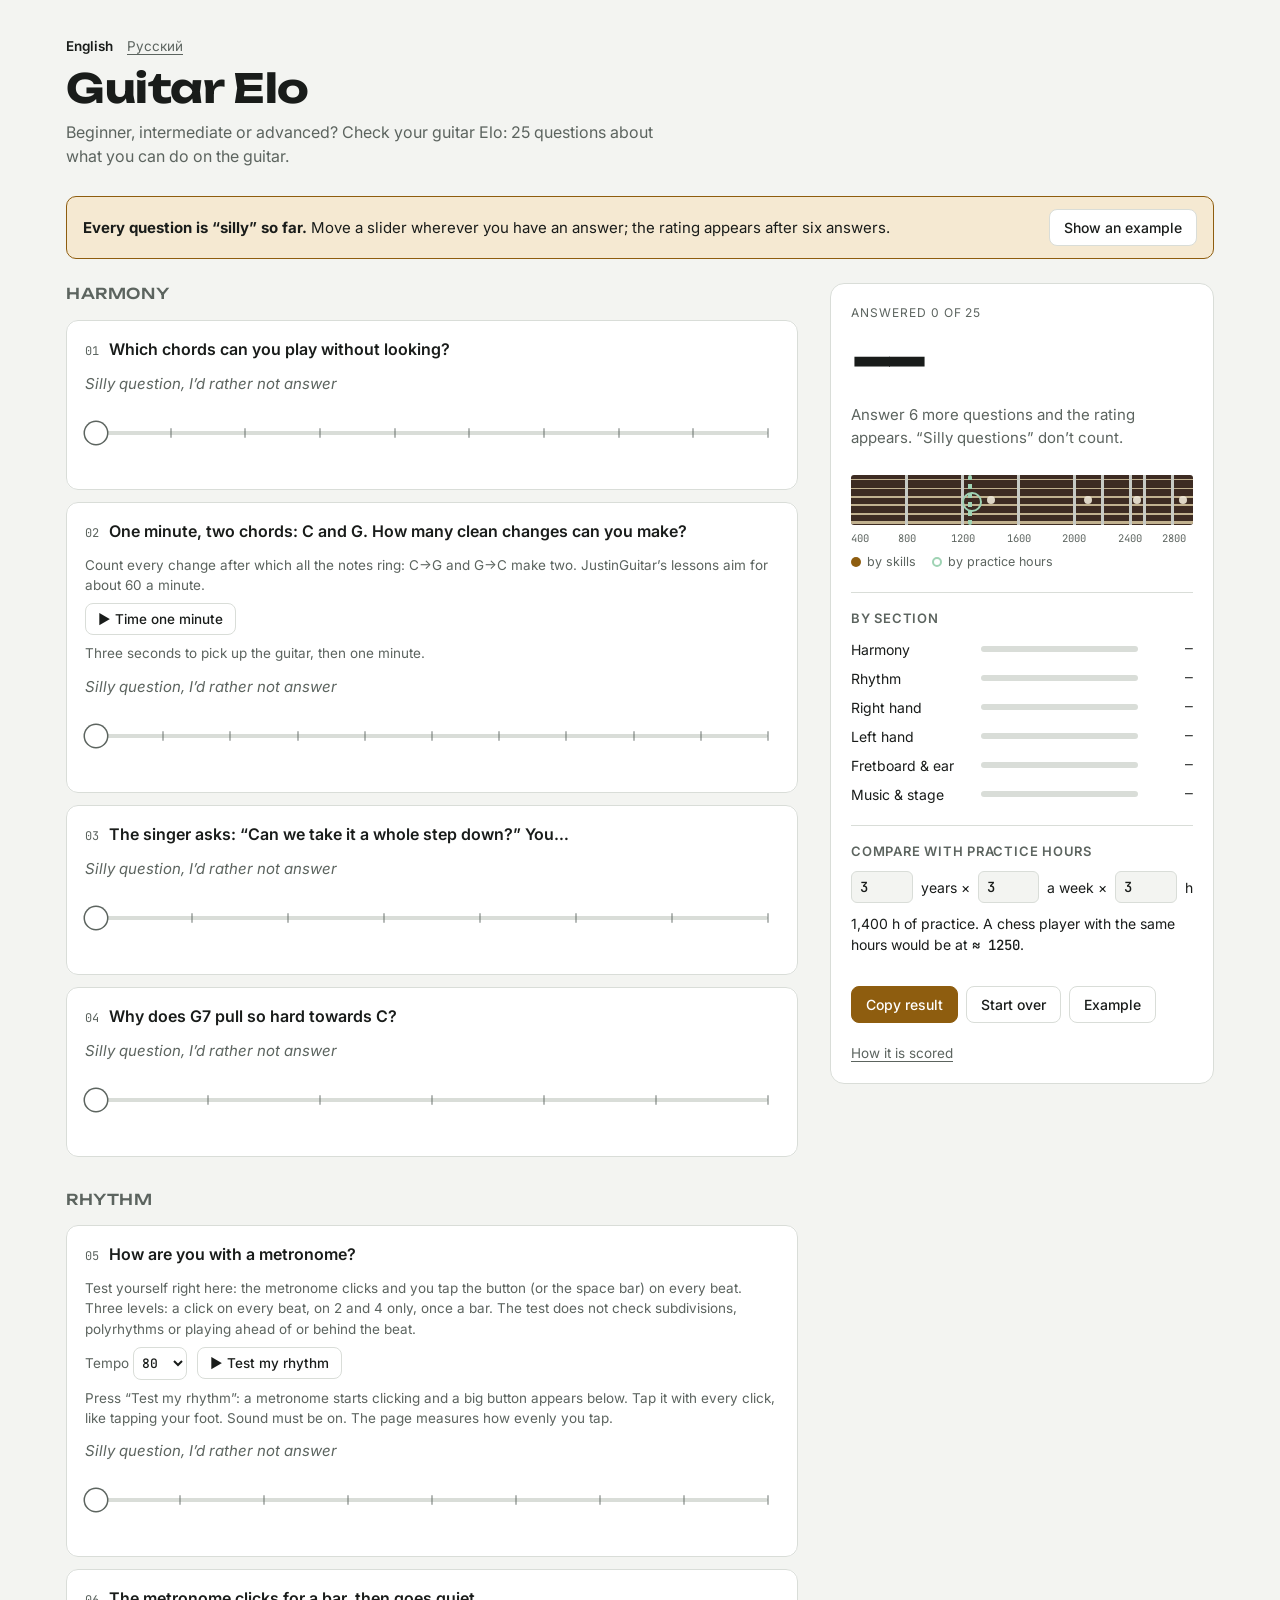
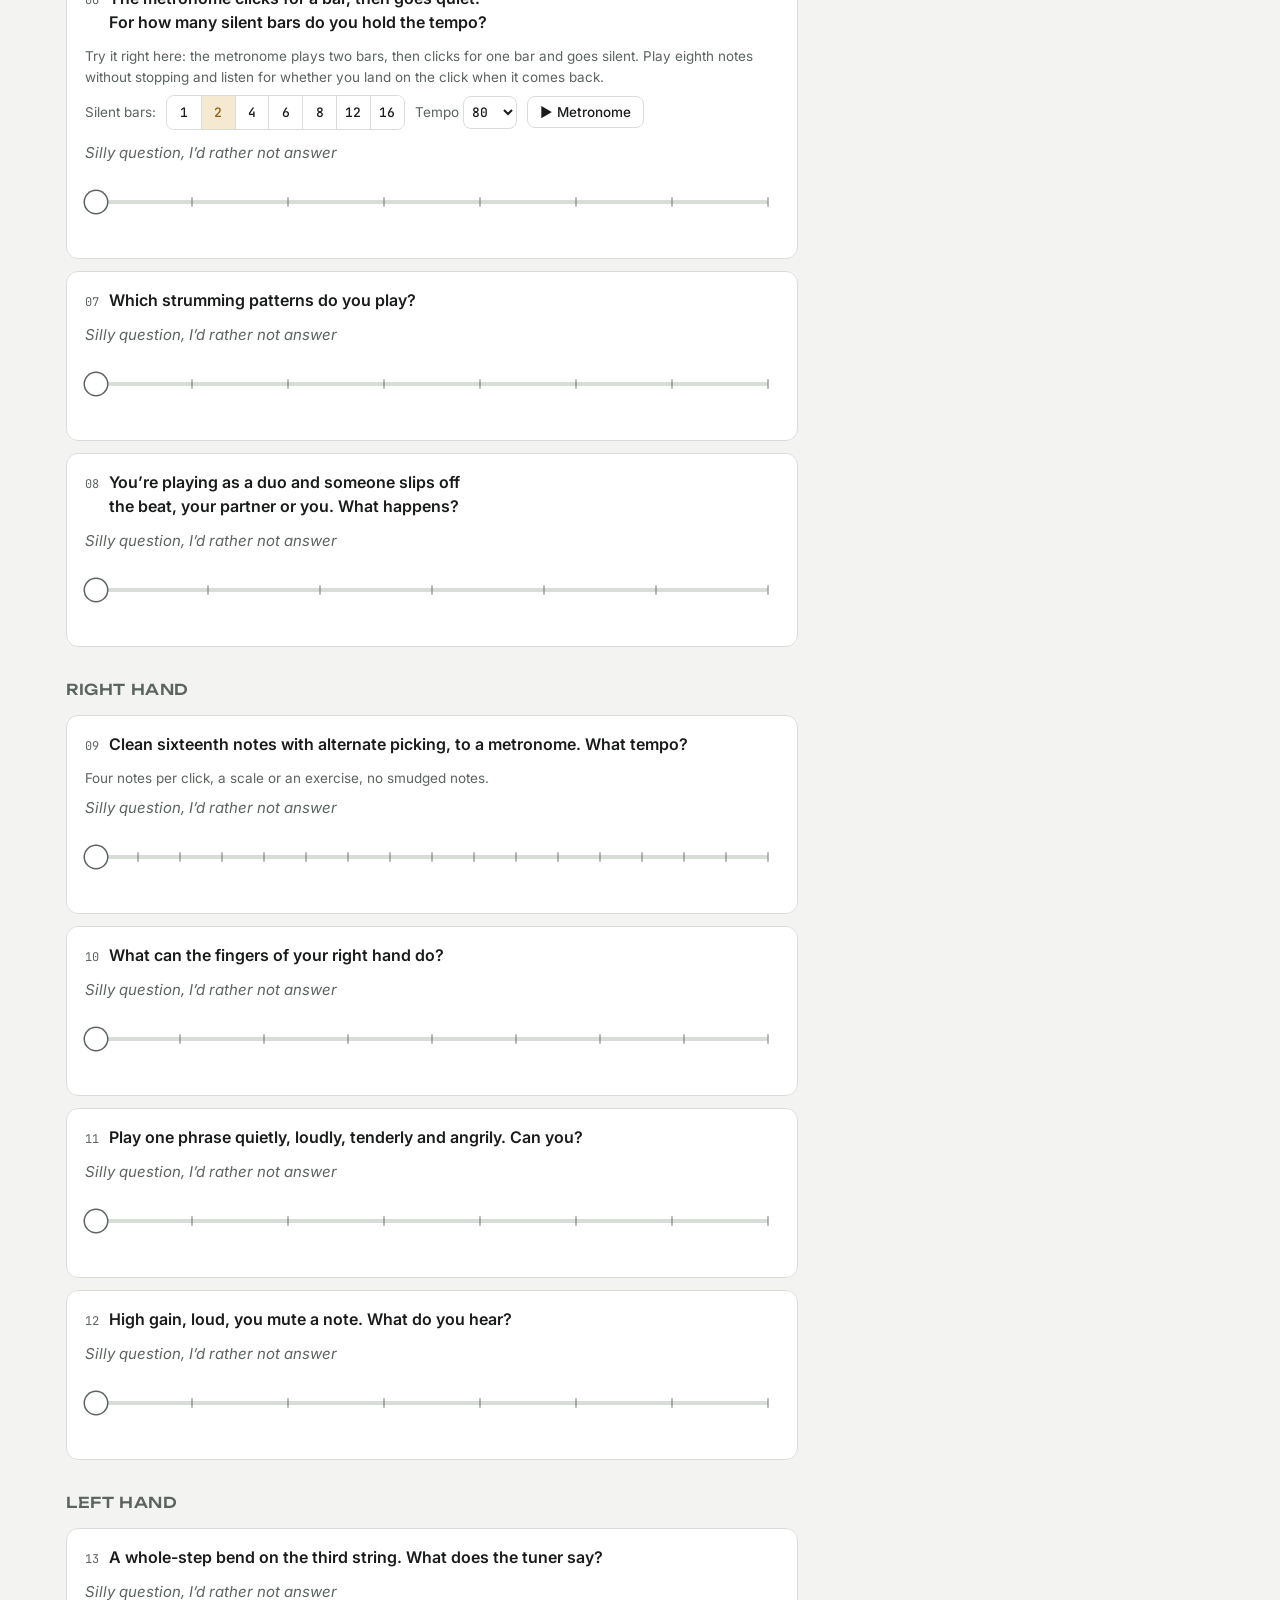
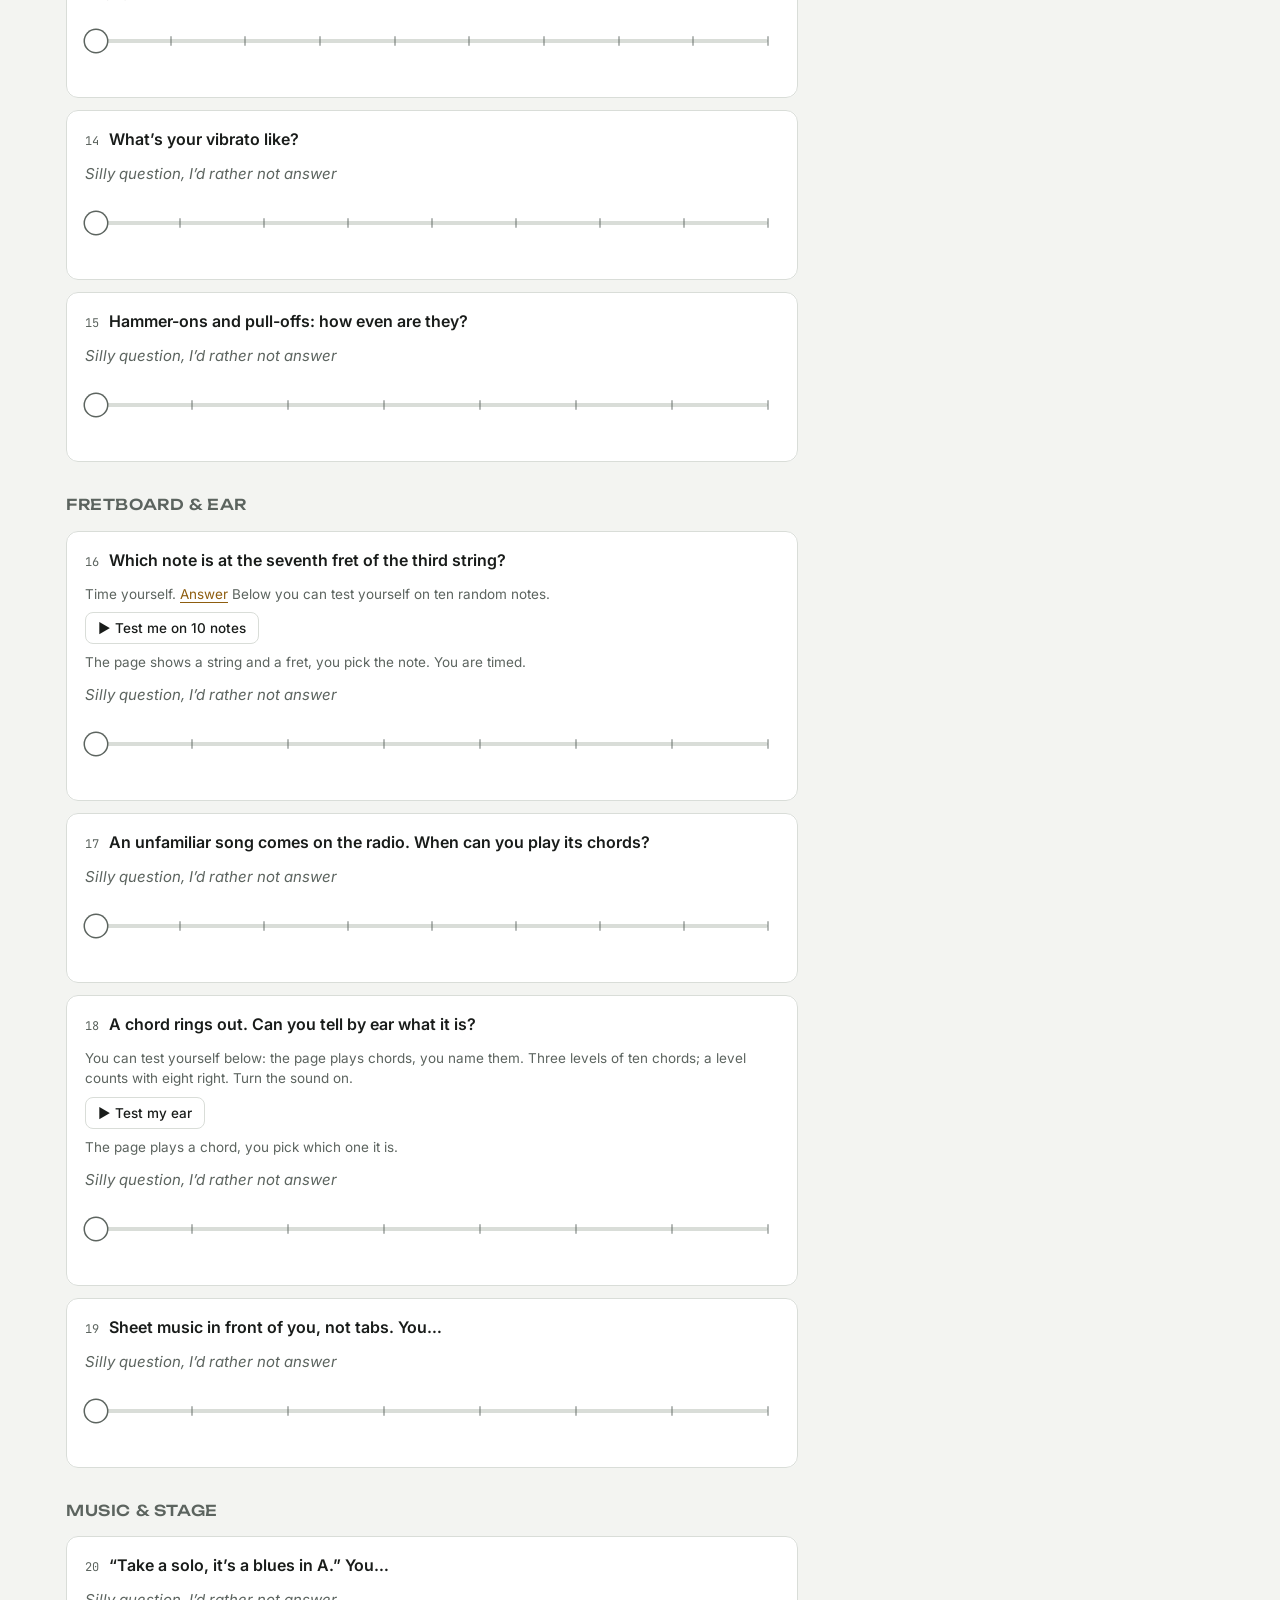
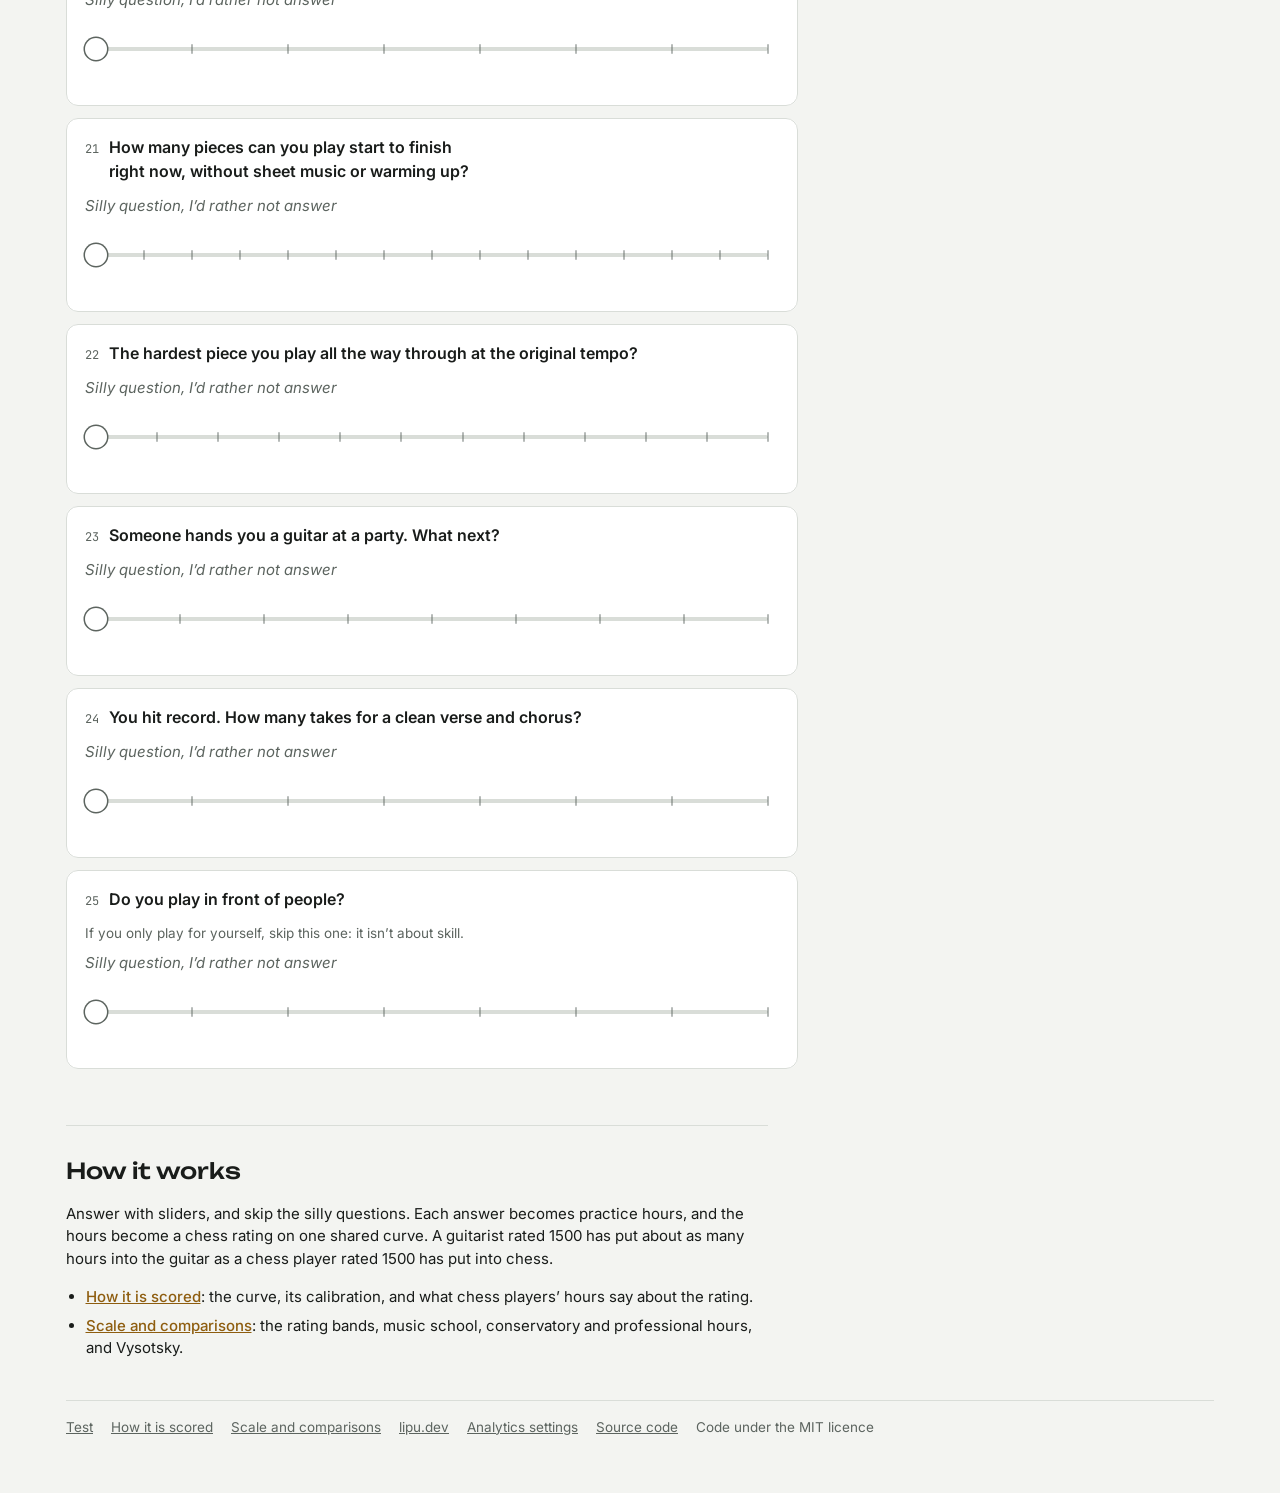
<file: site/index.html>
<!doctype html>
<html lang="en">
<head>
<meta charset="utf-8">
<meta name="viewport" content="width=device-width, initial-scale=1, viewport-fit=cover">
<script>try { if (localStorage.getItem('guitar-elo-lang') === 'ru') location.replace('/ru' + location.pathname + location.search + location.hash); } catch (e) {}</script>
<title>Check your guitar Elo: a guitar skill test on the chess scale</title>
<meta name="description" content="Beginner, intermediate or advanced? A guitar level test: 25 questions and built-in rhythm, fretboard and ear tests, rated on the chess Elo scale.">
<meta name="msvalidate.01" content="CAFA7BE0D5D83695993D635831499022">
<link rel="canonical" href="https://guitar-elo.lipu.dev/">
<link rel="alternate" hreflang="en" href="https://guitar-elo.lipu.dev/">
<link rel="alternate" hreflang="ru" href="https://guitar-elo.lipu.dev/ru/">
<link rel="alternate" hreflang="x-default" href="https://guitar-elo.lipu.dev/">
<link rel="icon" href="/favicon.svg" type="image/svg+xml">
<meta name="theme-color" content="#F3F4F1" media="(prefers-color-scheme: light)">
<meta name="theme-color" content="#111413" media="(prefers-color-scheme: dark)">
<meta property="og:type" content="website">
<meta property="og:locale" content="en_GB">
<meta property="og:locale:alternate" content="ru_RU">
<meta property="og:site_name" content="lipu.dev">
<meta property="og:url" content="https://guitar-elo.lipu.dev/">
<meta property="og:title" content="Check your guitar Elo">
<meta property="og:description" content="Beginner, intermediate or advanced? A guitar level test: 25 questions and built-in rhythm, fretboard and ear tests, rated on the chess Elo scale.">
<meta property="og:image" content="https://guitar-elo.lipu.dev/og-en.png">
<meta property="og:image:width" content="1200">
<meta property="og:image:height" content="630">
<meta property="og:image:alt" content="Guitar Elo: how good are you at guitar? A fretboard with rating bands from Beginner to Master.">
<meta name="twitter:card" content="summary_large_image">
<script type="application/ld+json">{"@context": "https://schema.org", "@type": "WebApplication", "name": "Guitar Elo", "url": "https://guitar-elo.lipu.dev/", "description": "Beginner, intermediate or advanced? A guitar level test: 25 questions and built-in rhythm, fretboard and ear tests, rated on the chess Elo scale.", "inLanguage": "en", "applicationCategory": "EducationalApplication", "operatingSystem": "Any", "browserRequirements": "Requires JavaScript", "isAccessibleForFree": true, "offers": {"@type": "Offer", "price": "0", "priceCurrency": "USD"}, "image": "https://guitar-elo.lipu.dev/og-en.png", "publisher": {"@type": "Organization", "name": "lipu.dev", "url": "https://lipu.dev/"}, "workTranslation": {"@id": "https://guitar-elo.lipu.dev/ru/"}}</script>
<link rel="preconnect" href="https://fonts.googleapis.com">
<link rel="preconnect" href="https://fonts.gstatic.com" crossorigin>
<link rel="stylesheet" href="https://fonts.googleapis.com/css2?family=Inter:wght@400;500;600&family=JetBrains+Mono:wght@400;500&family=Unbounded:wght@500;700&display=swap">
<link rel="stylesheet" href="app.css?v=dev">
</head>
<body>
<div class="wrap">
  <p class="langhint" id="langhint" lang="ru" hidden>Эта страница есть на русском. <a href="ru/" data-lang="ru">Открыть</a><button type="button" aria-label="Закрыть">✕</button></p>
  <header class="top">
    <nav class="langs" aria-label="Language"><b>English</b><a href="ru/" hreflang="ru" lang="ru" data-lang="ru">Русский</a></nav>
    <h1>Guitar Elo</h1>
    <p class="lede">Beginner, intermediate or advanced? Check your guitar Elo: 25 questions about what you can do on the guitar.</p>
  </header>

  <div class="example" id="blank" hidden>
    <p><b>Every question is “silly” so far.</b> Move a slider wherever you have an answer; the rating appears after six answers.</p>
    <button class="btn" type="button" id="showExample">Show an example</button>
  </div>
  <div class="example" id="example" hidden>
    <p><b>This is an example.</b> It is how a guitarist answers after 3 years of playing 3 times a week, 3 hours at a time. Change the answers to yours or start from scratch.</p>
    <button class="btn primary" type="button" id="start">Start from scratch</button>
  </div>

  <div class="layout">
    <form class="quiz" id="quiz" autocomplete="off"></form>

    <aside class="score" id="score" aria-live="polite">
      <div class="headline">
        <p class="eyebrow" id="progress">Answered 0 of 25</p>
        <div class="numrow"><span class="big" id="elo">—</span><span class="pm" id="pm"></span></div>
        <p class="band" id="band"></p>
        <p class="bandtext" id="bandtext"></p>
        <p class="equiv" id="equiv"></p>
      </div>

      <div class="boardwrap">
        <div class="board" id="board" aria-hidden="true"></div>
        <div class="ticks" id="ticks" aria-hidden="true"></div>
        <div class="legend"><span><i class="k-skill"></i>by skills</span><span><i class="k-hours"></i>by practice hours</span></div>
      </div>

      <div class="block">
        <h3>By section</h3>
        <div class="cats" id="cats"></div>
        <p class="weaknote" id="weaknote" hidden></p>
      </div>

      <div class="block">
        <h3>Compare with practice hours</h3>
        <div class="practice">
          <input type="number" id="p-years" min="0" max="80" step="0.5" inputmode="decimal" aria-label="Years of practice"><label for="p-years">years ×</label>
          <input type="number" id="p-week" min="0" max="14" step="0.5" inputmode="decimal" aria-label="Sessions a week"><label for="p-week">a week ×</label>
          <input type="number" id="p-hours" min="0" max="16" step="0.5" inputmode="decimal" aria-label="Hours per session"><label for="p-hours">h</label>
        </div>
        <p class="compare" id="compare"></p>
        <p class="verdict" id="verdict"></p>
      </div>

      <div class="actions">
        <button class="btn primary" type="button" id="copy">Copy result</button>
        <button class="btn" type="button" id="reset">Start over</button>
        <button class="btn" type="button" id="loadExample">Example</button>
        <span class="status" id="status" role="status"></span>
      </div>
      <textarea class="copybox" id="copybox" readonly hidden aria-label="Result text"></textarea>
      <p class="scorelink"><a href="method/">How it is scored</a></p>
    </aside>
  </div>

  <section class="method" id="how">
    <h2>How it works</h2>
    <p>Answer with sliders, and skip the silly questions. Each answer becomes practice hours, and the hours become a chess rating on one shared curve. A guitarist rated 1500 has put about as many hours into the guitar as a chess player rated 1500 has put into chess.</p>
    <ul class="more">
      <li><a href="method/">How it is scored</a>: the curve, its calibration, and what chess players’ hours say about the rating.</li>
      <li><a href="compare/">Scale and comparisons</a>: the rating bands, music school, conservatory and professional hours, and Vysotsky.</li>
    </ul>
  </section>

  <footer class="foot">
    <a href="">Test</a>
    <a href="method/">How it is scored</a>
    <a href="compare/">Scale and comparisons</a>
    <a href="https://lipu.dev/">lipu.dev</a>
    <a href="#" data-lipu-consent-open>Analytics settings</a>
    <a href="https://github.com/komapc/guitar-elo" rel="noopener">Source code</a>
    <span>Code under the MIT licence</span>
  </footer>
</div>

<div class="bar-mobile" id="barMobile">
  <span><b id="barElo">—</b> <span id="barBand"></span></span>
  <button class="btn" type="button" id="toScore">See result</button>
</div>

<script src="i18n/en.js?v=dev"></script>
<script src="common.js?v=dev"></script>
<script src="app.js?v=dev"></script>
<!-- Google Analytics: shared lipu.dev consent script (komapc/lipu-hub geo/client/consent.js); banner only where opt-in is required, text follows <html lang> -->
<script defer src="https://geo.lipu.dev/consent.js" data-ga="G-DEDFZ80GT0" data-accent="var(--accent)"></script>
</body>
</html>
</file>
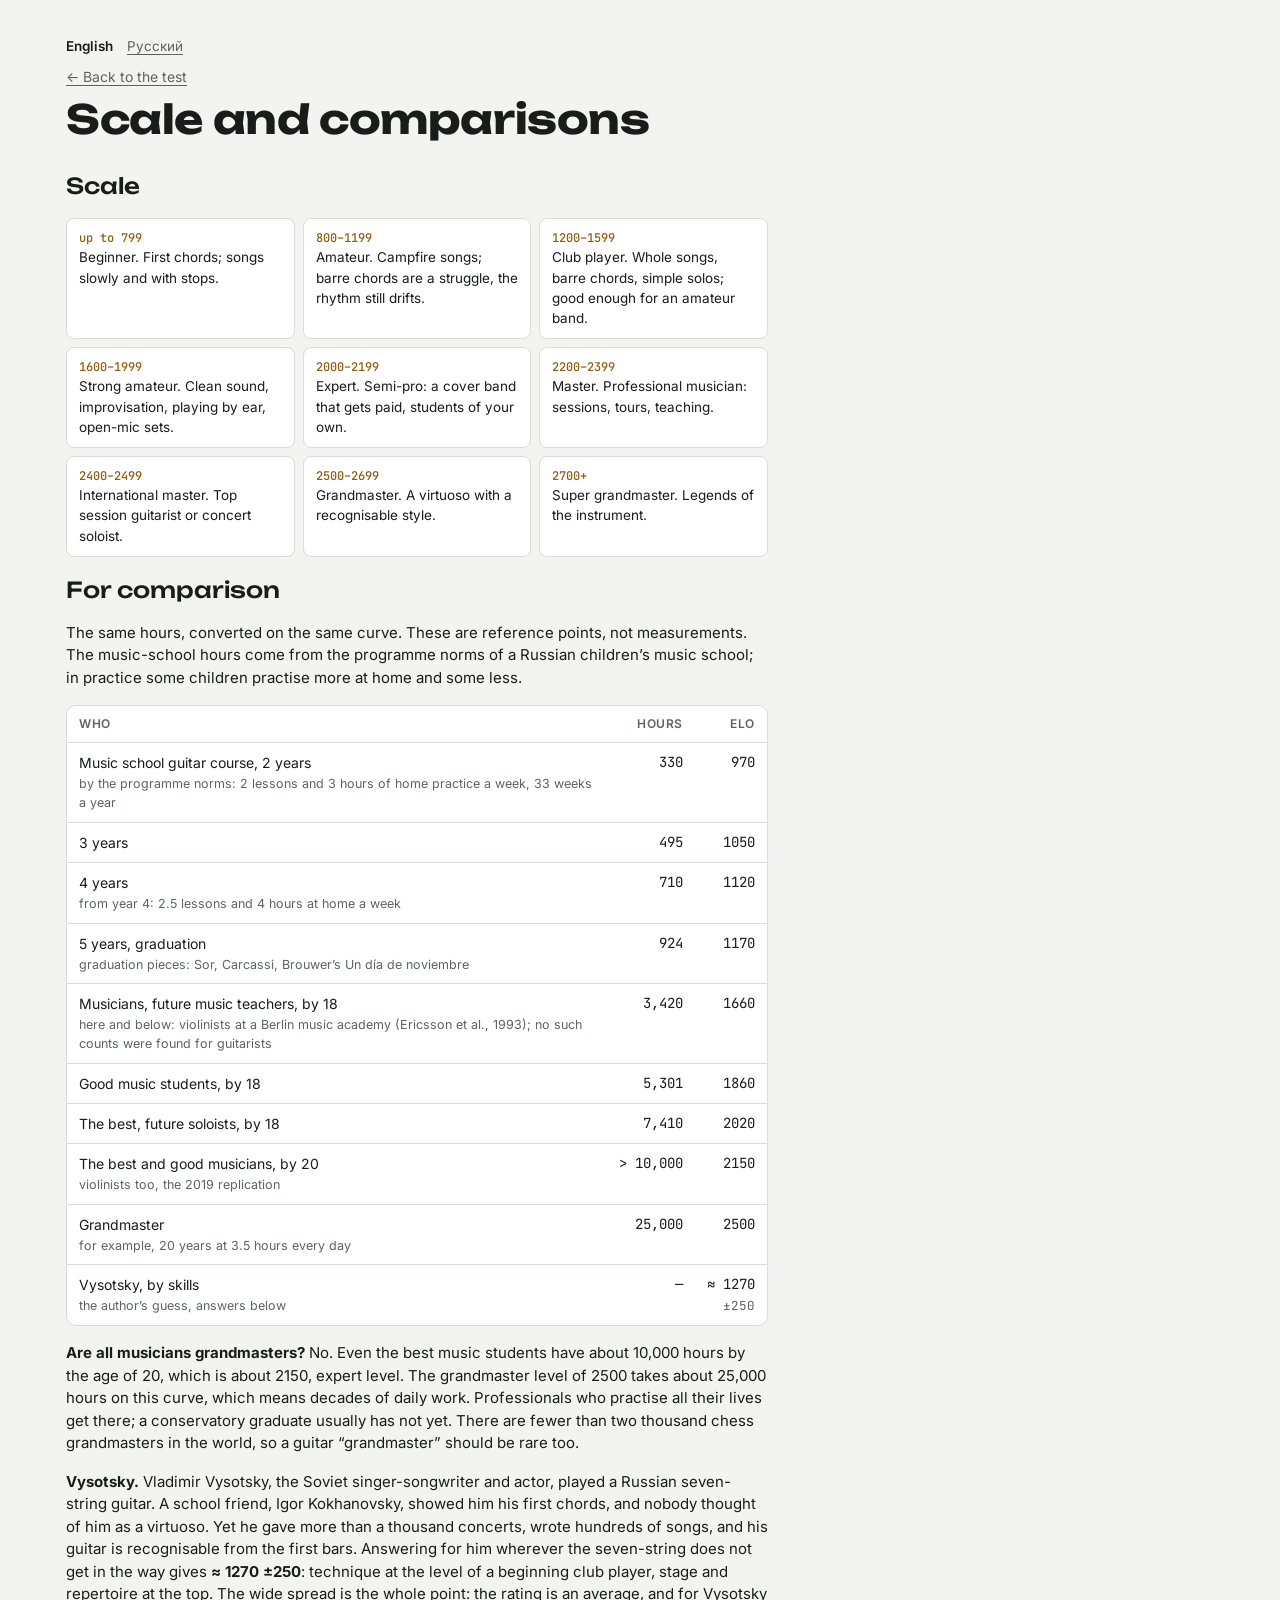
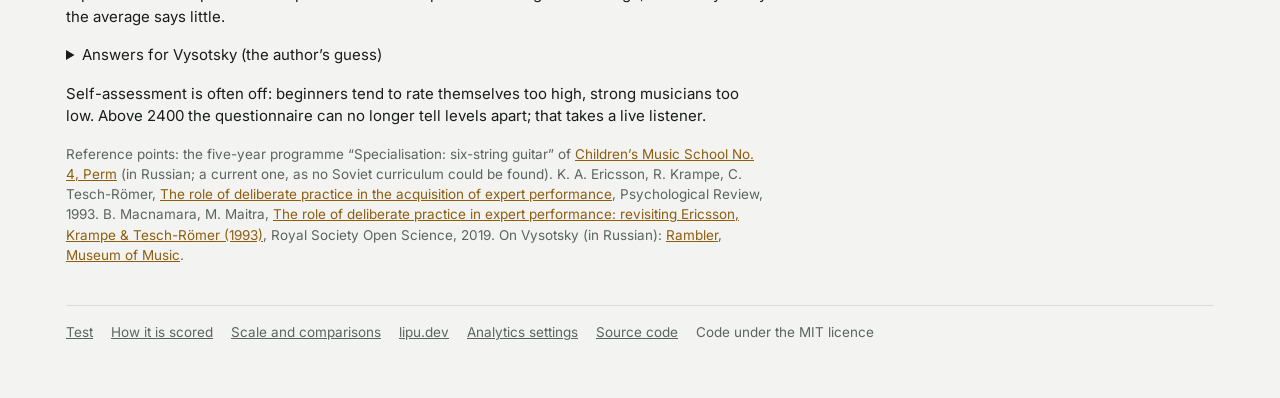
<file: site/compare/index.html>
<!doctype html>
<html lang="en">
<head>
<meta charset="utf-8">
<meta name="viewport" content="width=device-width, initial-scale=1, viewport-fit=cover">
<script>try { if (localStorage.getItem('guitar-elo-lang') === 'ru') location.replace('/ru' + location.pathname + location.search + location.hash); } catch (e) {}</script>
<title>Guitar Elo scale: rating bands, music school hours and Vysotsky</title>
<meta name="description" content="The Guitar Elo scale from beginner to master, with reference points on the same curve: music school, conservatory and professional hours, and Vysotsky.">
<link rel="canonical" href="https://guitar-elo.lipu.dev/compare/">
<link rel="alternate" hreflang="en" href="https://guitar-elo.lipu.dev/compare/">
<link rel="alternate" hreflang="ru" href="https://guitar-elo.lipu.dev/ru/compare/">
<link rel="alternate" hreflang="x-default" href="https://guitar-elo.lipu.dev/compare/">
<link rel="icon" href="/favicon.svg" type="image/svg+xml">
<meta name="theme-color" content="#F3F4F1" media="(prefers-color-scheme: light)">
<meta name="theme-color" content="#111413" media="(prefers-color-scheme: dark)">
<meta property="og:type" content="article">
<meta property="og:locale" content="en_GB">
<meta property="og:locale:alternate" content="ru_RU">
<meta property="og:site_name" content="lipu.dev">
<meta property="og:url" content="https://guitar-elo.lipu.dev/compare/">
<meta property="og:title" content="Guitar Elo scale: rating bands, music school hours and Vysotsky">
<meta property="og:description" content="The Guitar Elo scale from beginner to master, with reference points on the same curve: music school, conservatory and professional hours, and Vysotsky.">
<meta property="og:image" content="https://guitar-elo.lipu.dev/og-en.png">
<meta property="og:image:width" content="1200">
<meta property="og:image:height" content="630">
<meta property="og:image:alt" content="Guitar Elo: how good are you at guitar? A fretboard with rating bands from Beginner to Master.">
<meta name="twitter:card" content="summary_large_image">
<link rel="preconnect" href="https://fonts.googleapis.com">
<link rel="preconnect" href="https://fonts.gstatic.com" crossorigin>
<link rel="stylesheet" href="https://fonts.googleapis.com/css2?family=Inter:wght@400;500;600&family=JetBrains+Mono:wght@400;500&family=Unbounded:wght@500;700&display=swap">
<link rel="stylesheet" href="../app.css?v=dev">
</head>
<body>
<div class="wrap">
  <p class="langhint" id="langhint" lang="ru" hidden>Эта страница есть на русском. <a href="../ru/compare/" data-lang="ru">Открыть</a><button type="button" aria-label="Закрыть">✕</button></p>
  <header class="top">
    <nav class="langs" aria-label="Language"><b>English</b><a href="../ru/compare/" hreflang="ru" lang="ru" data-lang="ru">Русский</a></nav>
    <p class="crumb"><a href="../">← Back to the test</a></p>
    <h1>Scale and comparisons</h1>
  </header>

  <section class="method page" id="compare">
    <h2>Scale</h2>
    <div class="bands" id="bands"></div>

    <h2>For comparison</h2>
    <p>The same hours, converted on the same curve. These are reference points, not measurements. The music-school hours come from the programme norms of a Russian children’s music school; in practice some children practise more at home and some less.</p>
    <div class="tablewrap">
      <table class="refs">
        <thead><tr><th>Who</th><th>Hours</th><th>Elo</th></tr></thead>
        <tbody id="refs"></tbody>
      </table>
    </div>
    <p><b>Are all musicians grandmasters?</b> No. Even the best music students have about 10,000 hours by the age of 20, which is about 2150, expert level. The grandmaster level of 2500 takes about 25,000 hours on this curve, which means decades of daily work. Professionals who practise all their lives get there; a conservatory graduate usually has not yet. There are fewer than two thousand chess grandmasters in the world, so a guitar “grandmaster” should be rare too.</p>
    <p><b>Vysotsky.</b> Vladimir Vysotsky, the Soviet singer-songwriter and actor, played a Russian seven-string guitar. A school friend, Igor Kokhanovsky, showed him his first chords, and nobody thought of him as a virtuoso. Yet he gave more than a thousand concerts, wrote hundreds of songs, and his guitar is recognisable from the first bars. Answering for him wherever the seven-string does not get in the way gives <b id="vysElo"></b>: technique at the level of a beginning club player, stage and repertoire at the top. The wide spread is the whole point: the rating is an average, and for Vysotsky the average says little.</p>
    <details><summary>Answers for Vysotsky (the author’s guess)</summary><ul class="vys" id="vysList"></ul></details>

    <p>Self-assessment is often off: beginners tend to rate themselves too high, strong musicians too low. Above 2400 the questionnaire can no longer tell levels apart; that takes a live listener.</p>
    <p class="sources">Reference points: the five-year programme “Specialisation: six-string guitar” of <a href="https://dmsh4perm.ru/public/%20%D0%B3%D0%B8%D1%82%D0%B0%D1%80%D0%B0%20%D1%88%D0%B5%D1%81%D1%82%D0%B8%D1%81%D1%82%D1%80%D1%83%D0%BD%D0%BD%D0%B0%D1%8F%205%20%D0%BB%D0%B5%D1%82%20%D0%A4%D0%93%D0%A2.pdf" target="_blank" rel="noopener">Children’s Music School No. 4, Perm</a> (in Russian; a current one, as no Soviet curriculum could be found). K. A. Ericsson, R. Krampe, C. Tesch-Römer, <a href="https://doi.org/10.1037/0033-295X.100.3.363" target="_blank" rel="noopener">The role of deliberate practice in the acquisition of expert performance</a>, Psychological Review, 1993. B. Macnamara, M. Maitra, <a href="https://doi.org/10.1098/rsos.190327" target="_blank" rel="noopener">The role of deliberate practice in expert performance: revisiting Ericsson, Krampe &amp; Tesch-Römer (1993)</a>, Royal Society Open Science, 2019. On Vysotsky (in Russian): <a href="https://kino.rambler.ru/movies/54465653-on-nauchil-vysotskogo-igrat-na-gitare-kto-na-samom-dele-vospital-barda-i-sochinil-babe-leto/" target="_blank" rel="noopener">Rambler</a>, <a href="https://music-museum.ru/about/news/11-faktov-iz-zhizni-vladimira-vyisoczkogo.-k-85-letiyu-so-dnya-rozhdeniya.html" target="_blank" rel="noopener">Museum of Music</a>.</p>
  </section>

  <footer class="foot">
    <a href="../">Test</a>
    <a href="../method/">How it is scored</a>
    <a href="../compare/">Scale and comparisons</a>
    <a href="https://lipu.dev/">lipu.dev</a>
    <a href="#" data-lipu-consent-open>Analytics settings</a>
    <a href="https://github.com/komapc/guitar-elo" rel="noopener">Source code</a>
    <span>Code under the MIT licence</span>
  </footer>
</div>

<script src="../i18n/en.js?v=dev"></script>
<script src="../common.js?v=dev"></script>
<script src="../about.js?v=dev"></script>
<!-- Google Analytics: shared lipu.dev consent script (komapc/lipu-hub geo/client/consent.js); banner only where opt-in is required, text follows <html lang> -->
<script defer src="https://geo.lipu.dev/consent.js" data-ga="G-DEDFZ80GT0" data-accent="var(--accent)"></script>
</body>
</html>
</file>
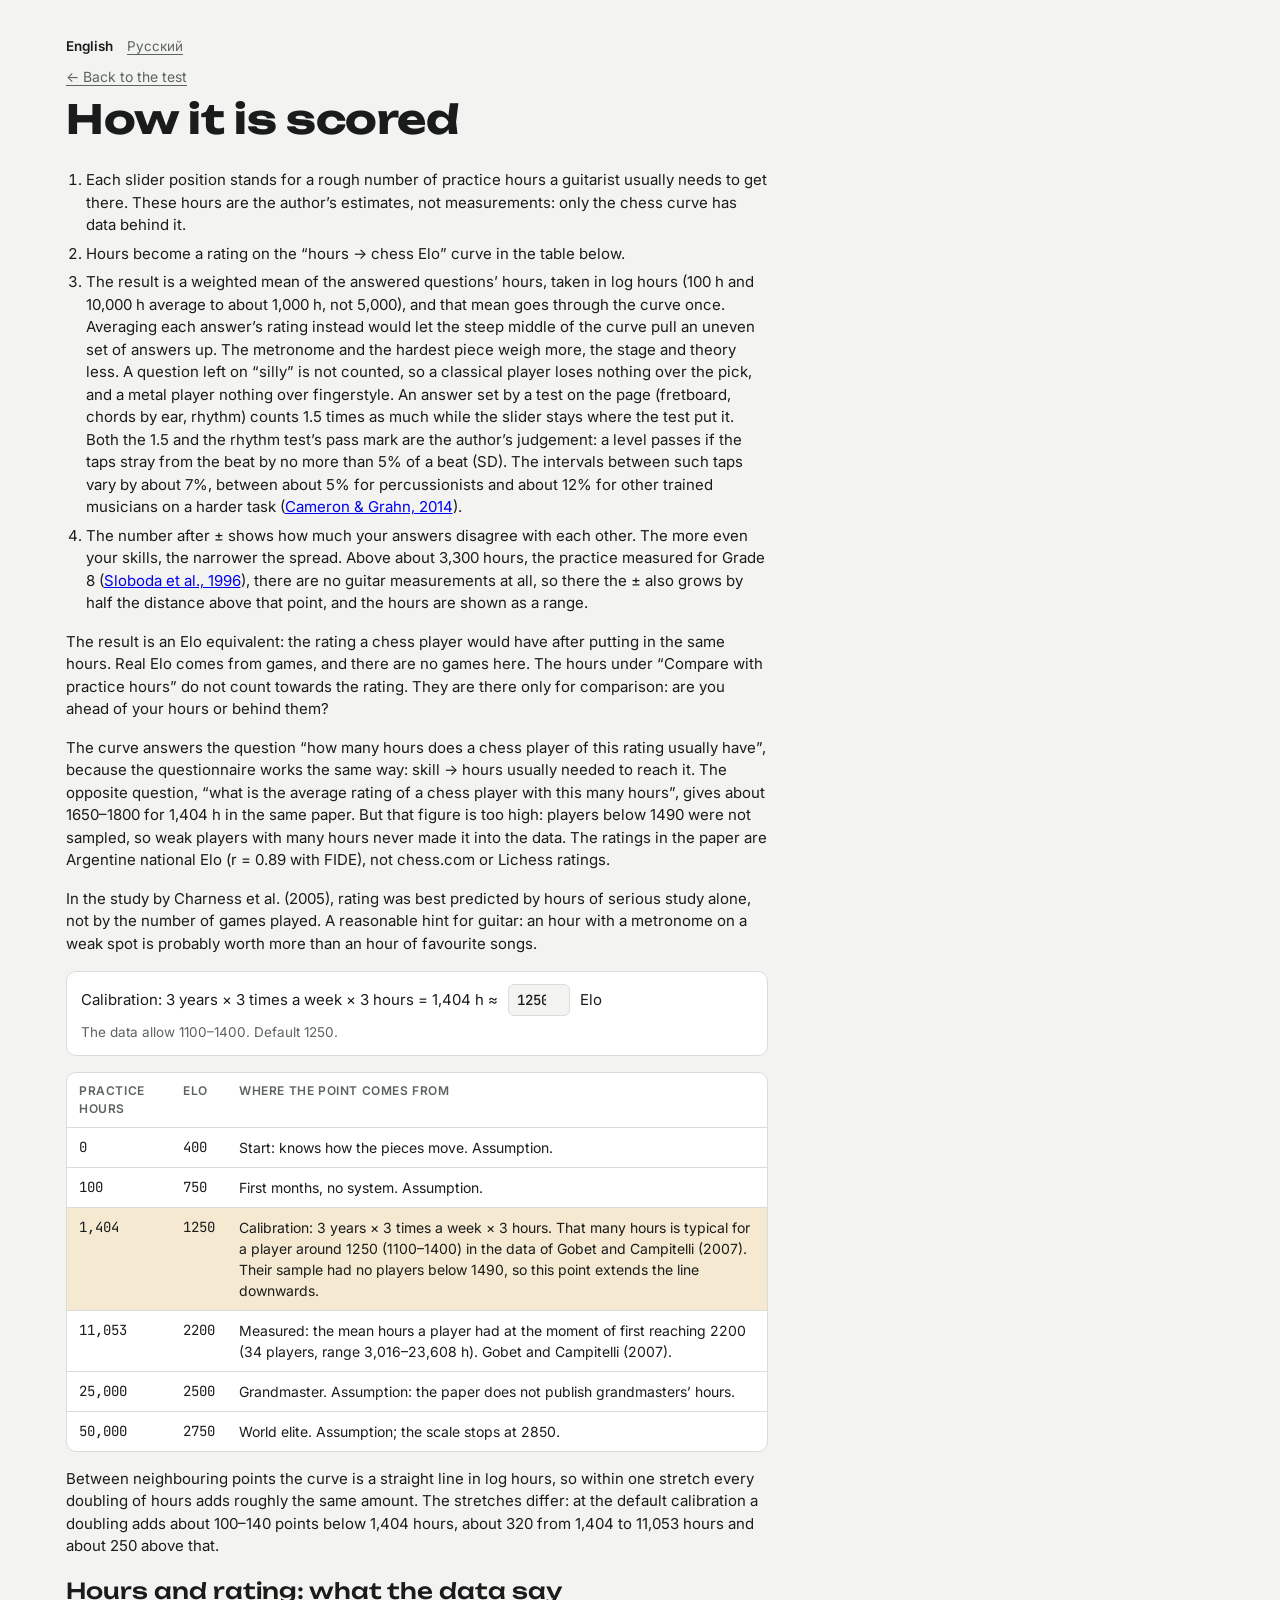
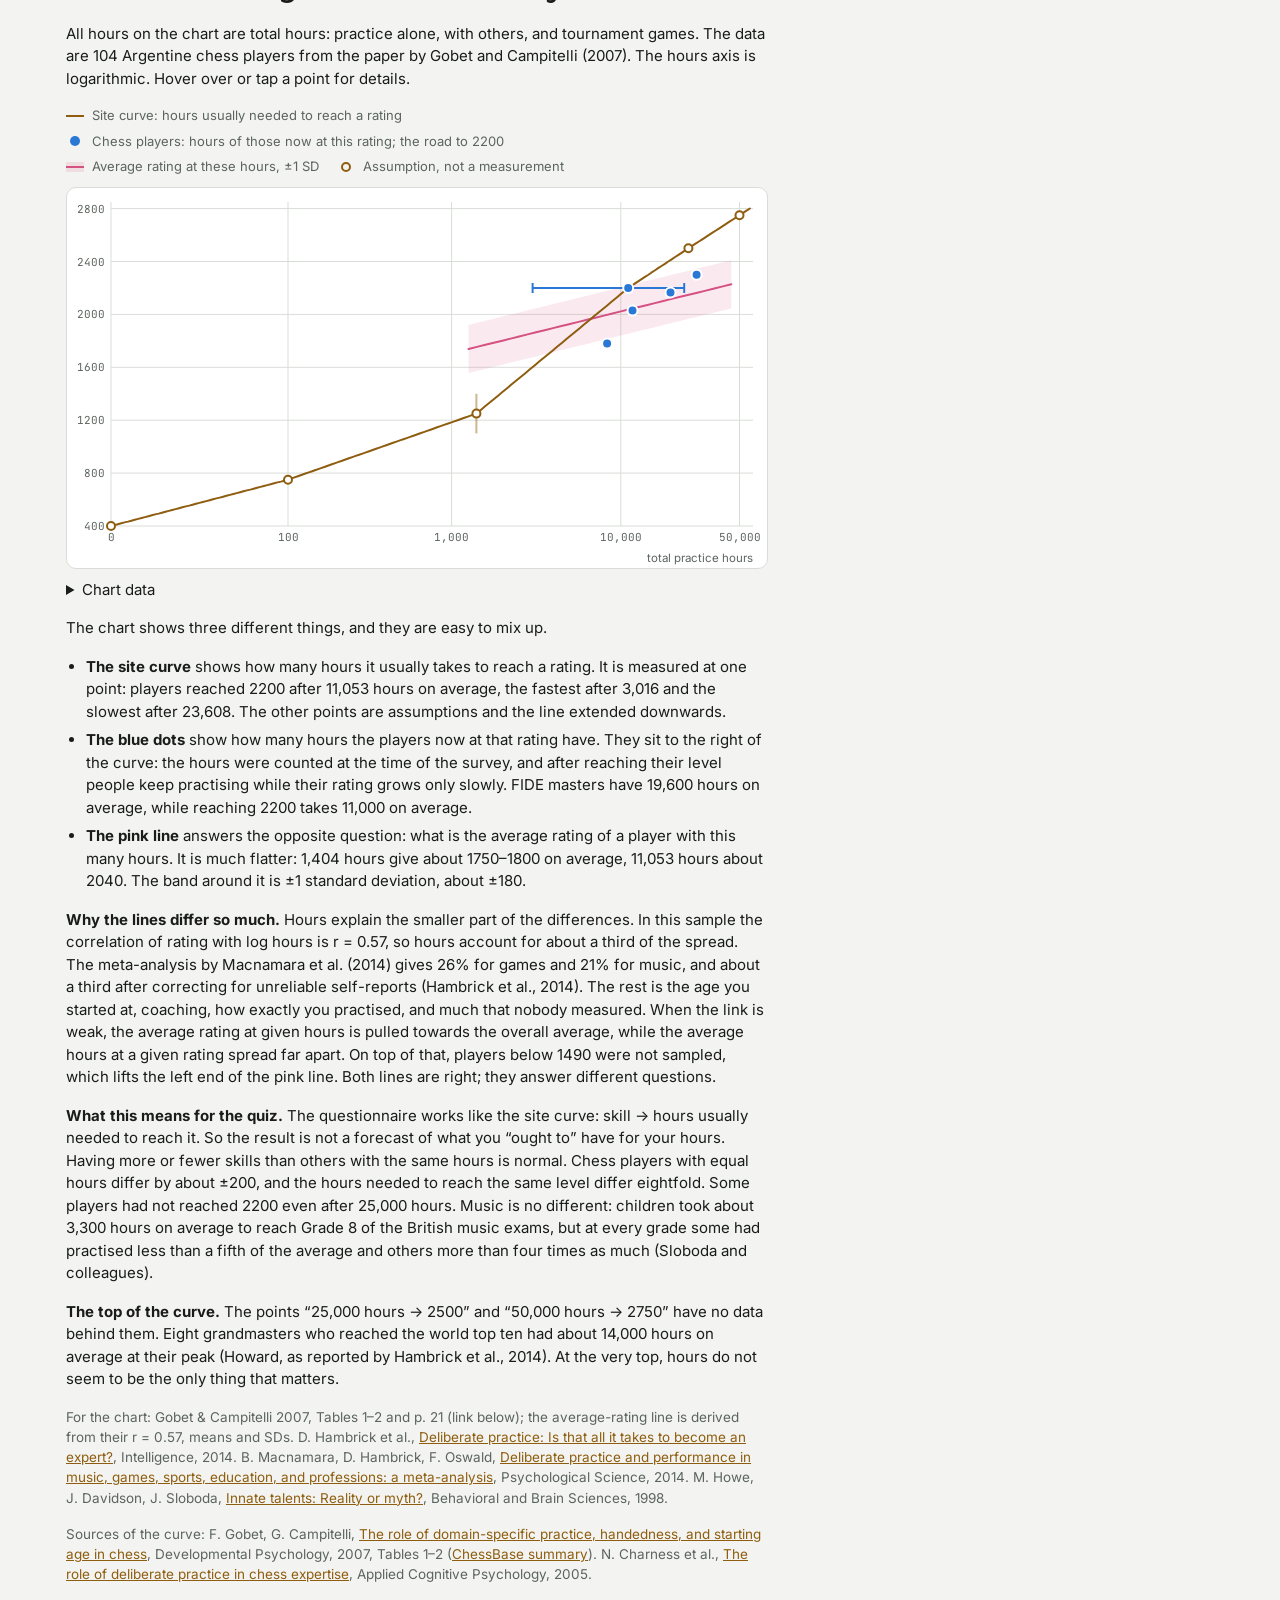
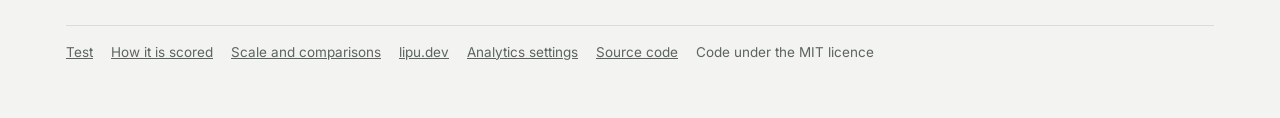
<file: site/method/index.html>
<!doctype html>
<html lang="en">
<head>
<meta charset="utf-8">
<meta name="viewport" content="width=device-width, initial-scale=1, viewport-fit=cover">
<script>try { if (localStorage.getItem('guitar-elo-lang') === 'ru') location.replace('/ru' + location.pathname + location.search + location.hash); } catch (e) {}</script>
<title>How Guitar Elo is scored: practice hours on the chess Elo curve</title>
<meta name="description" content="How guitar skills become practice hours and hours become a chess Elo: the curve, its calibration on Gobet & Campitelli’s data, and what chess players’ hours say about the rating.">
<link rel="canonical" href="https://guitar-elo.lipu.dev/method/">
<link rel="alternate" hreflang="en" href="https://guitar-elo.lipu.dev/method/">
<link rel="alternate" hreflang="ru" href="https://guitar-elo.lipu.dev/ru/method/">
<link rel="alternate" hreflang="x-default" href="https://guitar-elo.lipu.dev/method/">
<link rel="icon" href="/favicon.svg" type="image/svg+xml">
<meta name="theme-color" content="#F3F4F1" media="(prefers-color-scheme: light)">
<meta name="theme-color" content="#111413" media="(prefers-color-scheme: dark)">
<meta property="og:type" content="article">
<meta property="og:locale" content="en_GB">
<meta property="og:locale:alternate" content="ru_RU">
<meta property="og:site_name" content="lipu.dev">
<meta property="og:url" content="https://guitar-elo.lipu.dev/method/">
<meta property="og:title" content="How Guitar Elo is scored: practice hours on the chess Elo curve">
<meta property="og:description" content="How guitar skills become practice hours and hours become a chess Elo: the curve, its calibration on Gobet & Campitelli’s data, and what chess players’ hours say about the rating.">
<meta property="og:image" content="https://guitar-elo.lipu.dev/og-en.png">
<meta property="og:image:width" content="1200">
<meta property="og:image:height" content="630">
<meta property="og:image:alt" content="Guitar Elo: how good are you at guitar? A fretboard with rating bands from Beginner to Master.">
<meta name="twitter:card" content="summary_large_image">
<link rel="preconnect" href="https://fonts.googleapis.com">
<link rel="preconnect" href="https://fonts.gstatic.com" crossorigin>
<link rel="stylesheet" href="https://fonts.googleapis.com/css2?family=Inter:wght@400;500;600&family=JetBrains+Mono:wght@400;500&family=Unbounded:wght@500;700&display=swap">
<link rel="stylesheet" href="../app.css?v=dev">
</head>
<body>
<div class="wrap">
  <p class="langhint" id="langhint" lang="ru" hidden>Эта страница есть на русском. <a href="../ru/method/" data-lang="ru">Открыть</a><button type="button" aria-label="Закрыть">✕</button></p>
  <header class="top">
    <nav class="langs" aria-label="Language"><b>English</b><a href="../ru/method/" hreflang="ru" lang="ru" data-lang="ru">Русский</a></nav>
    <p class="crumb"><a href="../">← Back to the test</a></p>
    <h1>How it is scored</h1>
  </header>

  <section class="method page" id="method">
    <ol>
      <li>Each slider position stands for a rough number of practice hours a guitarist usually needs to get there. These hours are the author’s estimates, not measurements: only the chess curve has data behind it.</li>
      <li>Hours become a rating on the “hours → chess Elo” curve in the table below.</li>
      <li>The result is a weighted mean of the answered questions’ hours, taken in log hours (100 h and 10,000 h average to about 1,000 h, not 5,000), and that mean goes through the curve once. Averaging each answer’s rating instead would let the steep middle of the curve pull an uneven set of answers up. The metronome and the hardest piece weigh more, the stage and theory less. A question left on “silly” is not counted, so a classical player loses nothing over the pick, and a metal player nothing over fingerstyle. An answer set by a test on the page (fretboard, chords by ear, rhythm) counts 1.5 times as much while the slider stays where the test put it. Both the 1.5 and the rhythm test’s pass mark are the author’s judgement: a level passes if the taps stray from the beat by no more than 5% of a beat (SD). The intervals between such taps vary by about 7%, between about 5% for percussionists and about 12% for other trained musicians on a harder task (<a href="https://www.frontiersin.org/articles/10.3389/fnhum.2014.01003" target="_blank" rel="noopener">Cameron &amp; Grahn, 2014</a>).</li>
      <li>The number after ± shows how much your answers disagree with each other. The more even your skills, the narrower the spread. Above about 3,300 hours, the practice measured for Grade 8 (<a href="https://doi.org/10.1111/j.2044-8295.1996.tb02591.x" target="_blank" rel="noopener">Sloboda et al., 1996</a>), there are no guitar measurements at all, so there the ± also grows by half the distance above that point, and the hours are shown as a range.</li>
    </ol>
    <p>The result is an Elo equivalent: the rating a chess player would have after putting in the same hours. Real Elo comes from games, and there are no games here. The hours under “Compare with practice hours” do not count towards the rating. They are there only for comparison: are you ahead of your hours or behind them?</p>
    <p>The curve answers the question “how many hours does a chess player of this rating usually have”, because the questionnaire works the same way: skill → hours usually needed to reach it. The opposite question, “what is the average rating of a chess player with this many hours”, gives about 1650–1800 for 1,404 h in the same paper. But that figure is too high: players below 1490 were not sampled, so weak players with many hours never made it into the data. The ratings in the paper are Argentine national Elo (r = 0.89 with FIDE), not chess.com or Lichess ratings.</p>
    <p>In the study by Charness et al. (2005), rating was best predicted by hours of serious study alone, not by the number of games played. A reasonable hint for guitar: an hour with a metronome on a weak spot is probably worth more than an hour of favourite songs.</p>

    <div class="cal">
      <label for="cal">Calibration: 3 years × 3 times a week × 3 hours = 1,404 h ≈</label>
      <input type="number" id="cal" min="800" max="2100" step="50" inputmode="numeric">
      <span>Elo</span>
      <span class="calnote">The data allow 1100–1400. Default 1250.</span>
    </div>

    <div class="tablewrap">
      <table>
        <thead><tr><th>Practice hours</th><th>Elo</th><th>Where the point comes from</th></tr></thead>
        <tbody id="anchors"></tbody>
      </table>
    </div>
    <p>Between neighbouring points the curve is a straight line in log hours, so within one stretch every doubling of hours adds roughly the same amount. The stretches differ: at the default calibration a doubling adds about 100–140 points below 1,404 hours, about 320 from 1,404 to 11,053 hours and about 250 above that.</p>

    <h2>Hours and rating: what the data say</h2>
    <p>All hours on the chart are total hours: practice alone, with others, and tournament games. The data are 104 Argentine chess players from the paper by Gobet and Campitelli (2007). The hours axis is logarithmic. Hover over or tap a point for details.</p>
    <figure class="chart">
      <figcaption class="clegend">
        <span><i class="key" style="--k:var(--c-curve)"></i>Site curve: hours usually needed to reach a rating</span>
        <span><i class="key dot" style="--k:var(--c-data)"></i>Chess players: hours of those now at this rating; the road to 2200</span>
        <span><i class="key band" style="--k:var(--c-exp)"></i>Average rating at these hours, ±1 SD</span>
        <span><i class="key ring" style="--k:var(--c-curve)"></i>Assumption, not a measurement</span>
      </figcaption>
      <div class="cplot" id="cplot"><div class="ctip" id="ctip" hidden></div></div>
      <details><summary>Chart data</summary>
        <div class="tablewrap"><table>
          <thead><tr><th>What</th><th>Hours</th><th>Rating</th></tr></thead>
          <tbody id="chartRows"></tbody>
        </table></div>
      </details>
    </figure>
    <p>The chart shows three different things, and they are easy to mix up.</p>
    <ul>
      <li><b>The site curve</b> shows how many hours it usually takes to reach a rating. It is measured at one point: players reached 2200 after 11,053 hours on average, the fastest after 3,016 and the slowest after 23,608. The other points are assumptions and the line extended downwards.</li>
      <li><b>The blue dots</b> show how many hours the players now at that rating have. They sit to the right of the curve: the hours were counted at the time of the survey, and after reaching their level people keep practising while their rating grows only slowly. FIDE masters have 19,600 hours on average, while reaching 2200 takes 11,000 on average.</li>
      <li><b>The pink line</b> answers the opposite question: what is the average rating of a player with this many hours. It is much flatter: 1,404 hours give about 1750–1800 on average, 11,053 hours about 2040. The band around it is ±1 standard deviation, about ±180.</li>
    </ul>
    <p><b>Why the lines differ so much.</b> Hours explain the smaller part of the differences. In this sample the correlation of rating with log hours is r = 0.57, so hours account for about a third of the spread. The meta-analysis by Macnamara et al. (2014) gives 26% for games and 21% for music, and about a third after correcting for unreliable self-reports (Hambrick et al., 2014). The rest is the age you started at, coaching, how exactly you practised, and much that nobody measured. When the link is weak, the average rating at given hours is pulled towards the overall average, while the average hours at a given rating spread far apart. On top of that, players below 1490 were not sampled, which lifts the left end of the pink line. Both lines are right; they answer different questions.</p>
    <p><b>What this means for the quiz.</b> The questionnaire works like the site curve: skill → hours usually needed to reach it. So the result is not a forecast of what you “ought to” have for your hours. Having more or fewer skills than others with the same hours is normal. Chess players with equal hours differ by about ±200, and the hours needed to reach the same level differ eightfold. Some players had not reached 2200 even after 25,000 hours. Music is no different: children took about 3,300 hours on average to reach Grade 8 of the British music exams, but at every grade some had practised less than a fifth of the average and others more than four times as much (Sloboda and colleagues).</p>
    <p><b>The top of the curve.</b> The points “25,000 hours → 2500” and “50,000 hours → 2750” have no data behind them. Eight grandmasters who reached the world top ten had about 14,000 hours on average at their peak (Howard, as reported by Hambrick et al., 2014). At the very top, hours do not seem to be the only thing that matters.</p>
    <p class="sources">For the chart: Gobet &amp; Campitelli 2007, Tables 1–2 and p. 21 (link below); the average-rating line is derived from their r = 0.57, means and SDs. D. Hambrick et al., <a href="https://doi.org/10.1016/j.intell.2013.04.001" target="_blank" rel="noopener">Deliberate practice: Is that all it takes to become an expert?</a>, Intelligence, 2014. B. Macnamara, D. Hambrick, F. Oswald, <a href="https://doi.org/10.1177/0956797614535810" target="_blank" rel="noopener">Deliberate practice and performance in music, games, sports, education, and professions: a meta-analysis</a>, Psychological Science, 2014. M. Howe, J. Davidson, J. Sloboda, <a href="https://doi.org/10.1017/S0140525X9800123X" target="_blank" rel="noopener">Innate talents: Reality or myth?</a>, Behavioral and Brain Sciences, 1998.</p>
    <p class="sources">Sources of the curve: F. Gobet, G. Campitelli, <a href="https://bura.brunel.ac.uk/bitstream/2438/611/1/Gobet_DevPsyc_Final.pdf" target="_blank" rel="noopener">The role of domain-specific practice, handedness, and starting age in chess</a>, Developmental Psychology, 2007, Tables 1–2 (<a href="https://en.chessbase.com/post/handedne-practice-and-talent-in-che" target="_blank" rel="noopener">ChessBase summary</a>). N. Charness et al., <a href="https://doi.org/10.1002/acp.1106" target="_blank" rel="noopener">The role of deliberate practice in chess expertise</a>, Applied Cognitive Psychology, 2005.</p>
  </section>

  <footer class="foot">
    <a href="../">Test</a>
    <a href="../method/">How it is scored</a>
    <a href="../compare/">Scale and comparisons</a>
    <a href="https://lipu.dev/">lipu.dev</a>
    <a href="#" data-lipu-consent-open>Analytics settings</a>
    <a href="https://github.com/komapc/guitar-elo" rel="noopener">Source code</a>
    <span>Code under the MIT licence</span>
  </footer>
</div>

<script src="../i18n/en.js?v=dev"></script>
<script src="../common.js?v=dev"></script>
<script src="../about.js?v=dev"></script>
<!-- Google Analytics: shared lipu.dev consent script (komapc/lipu-hub geo/client/consent.js); banner only where opt-in is required, text follows <html lang> -->
<script defer src="https://geo.lipu.dev/consent.js" data-ga="G-DEDFZ80GT0" data-accent="var(--accent)"></script>
</body>
</html>
</file>
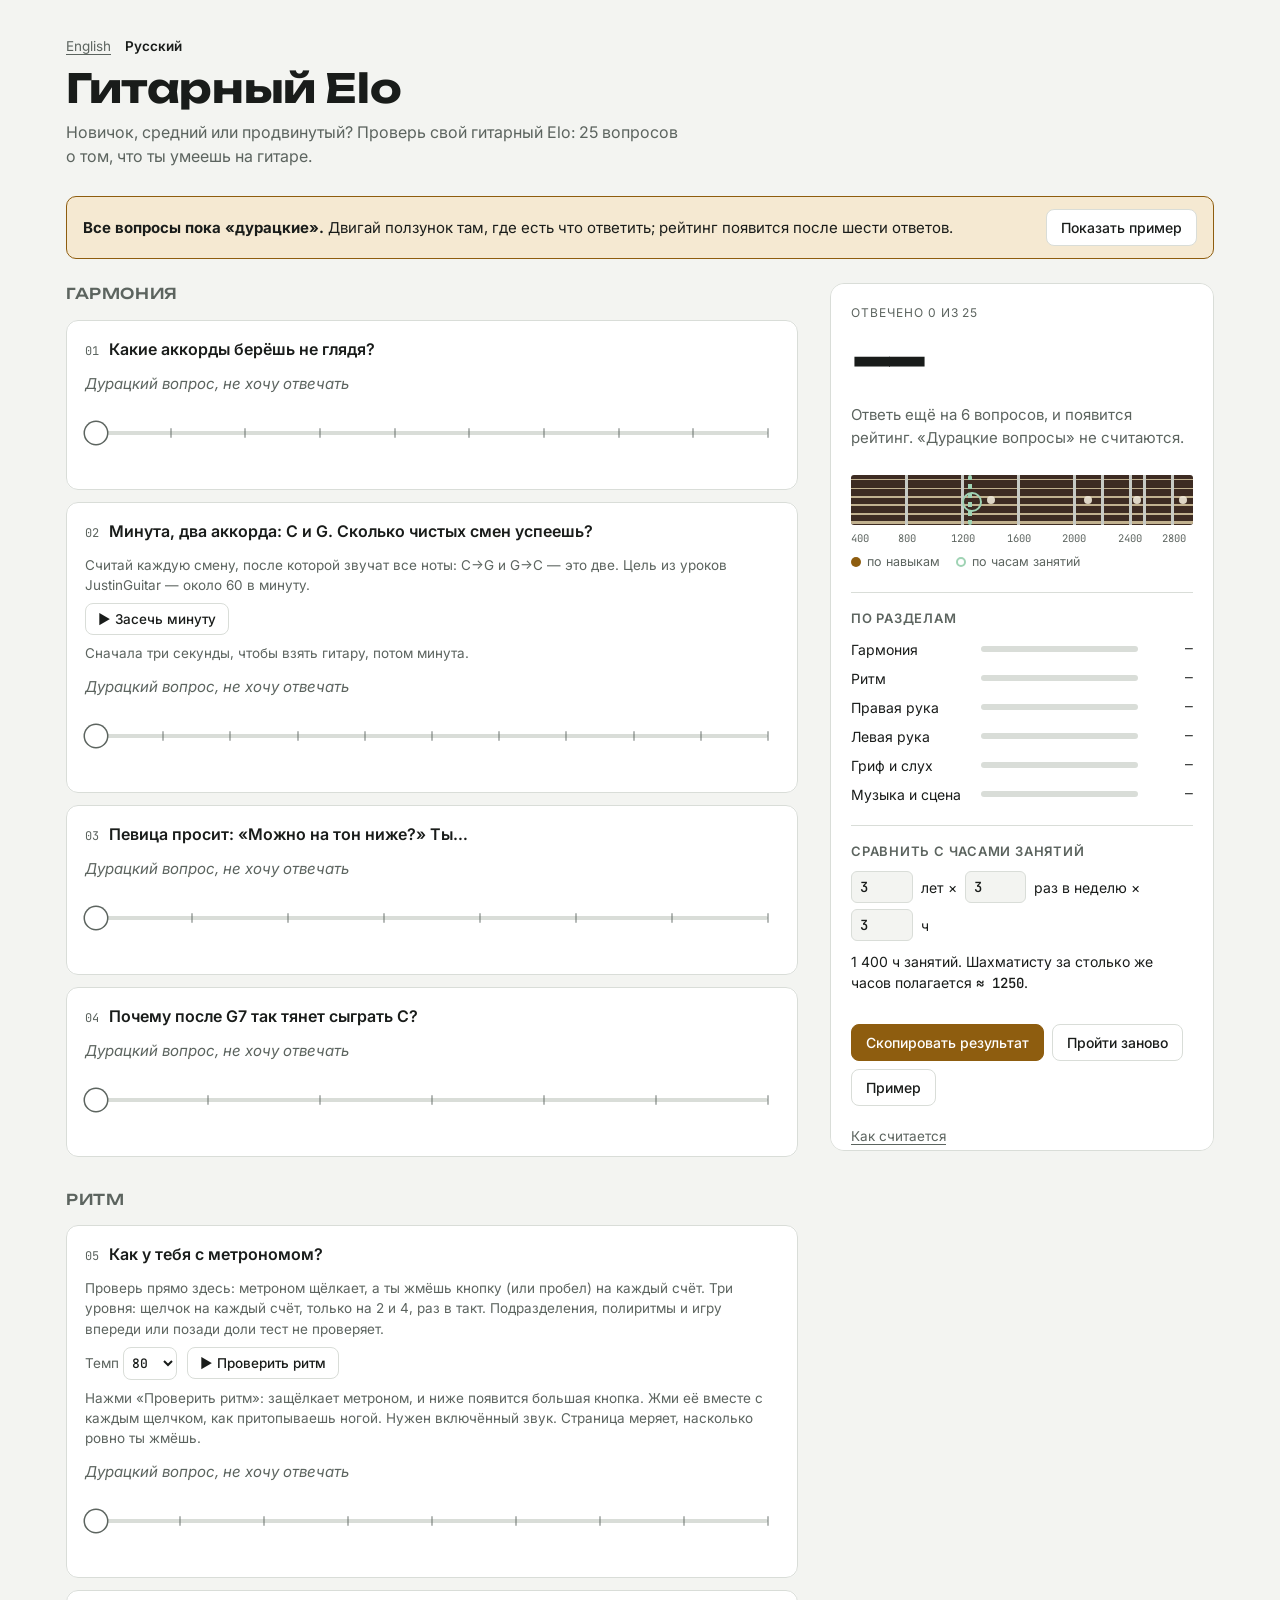
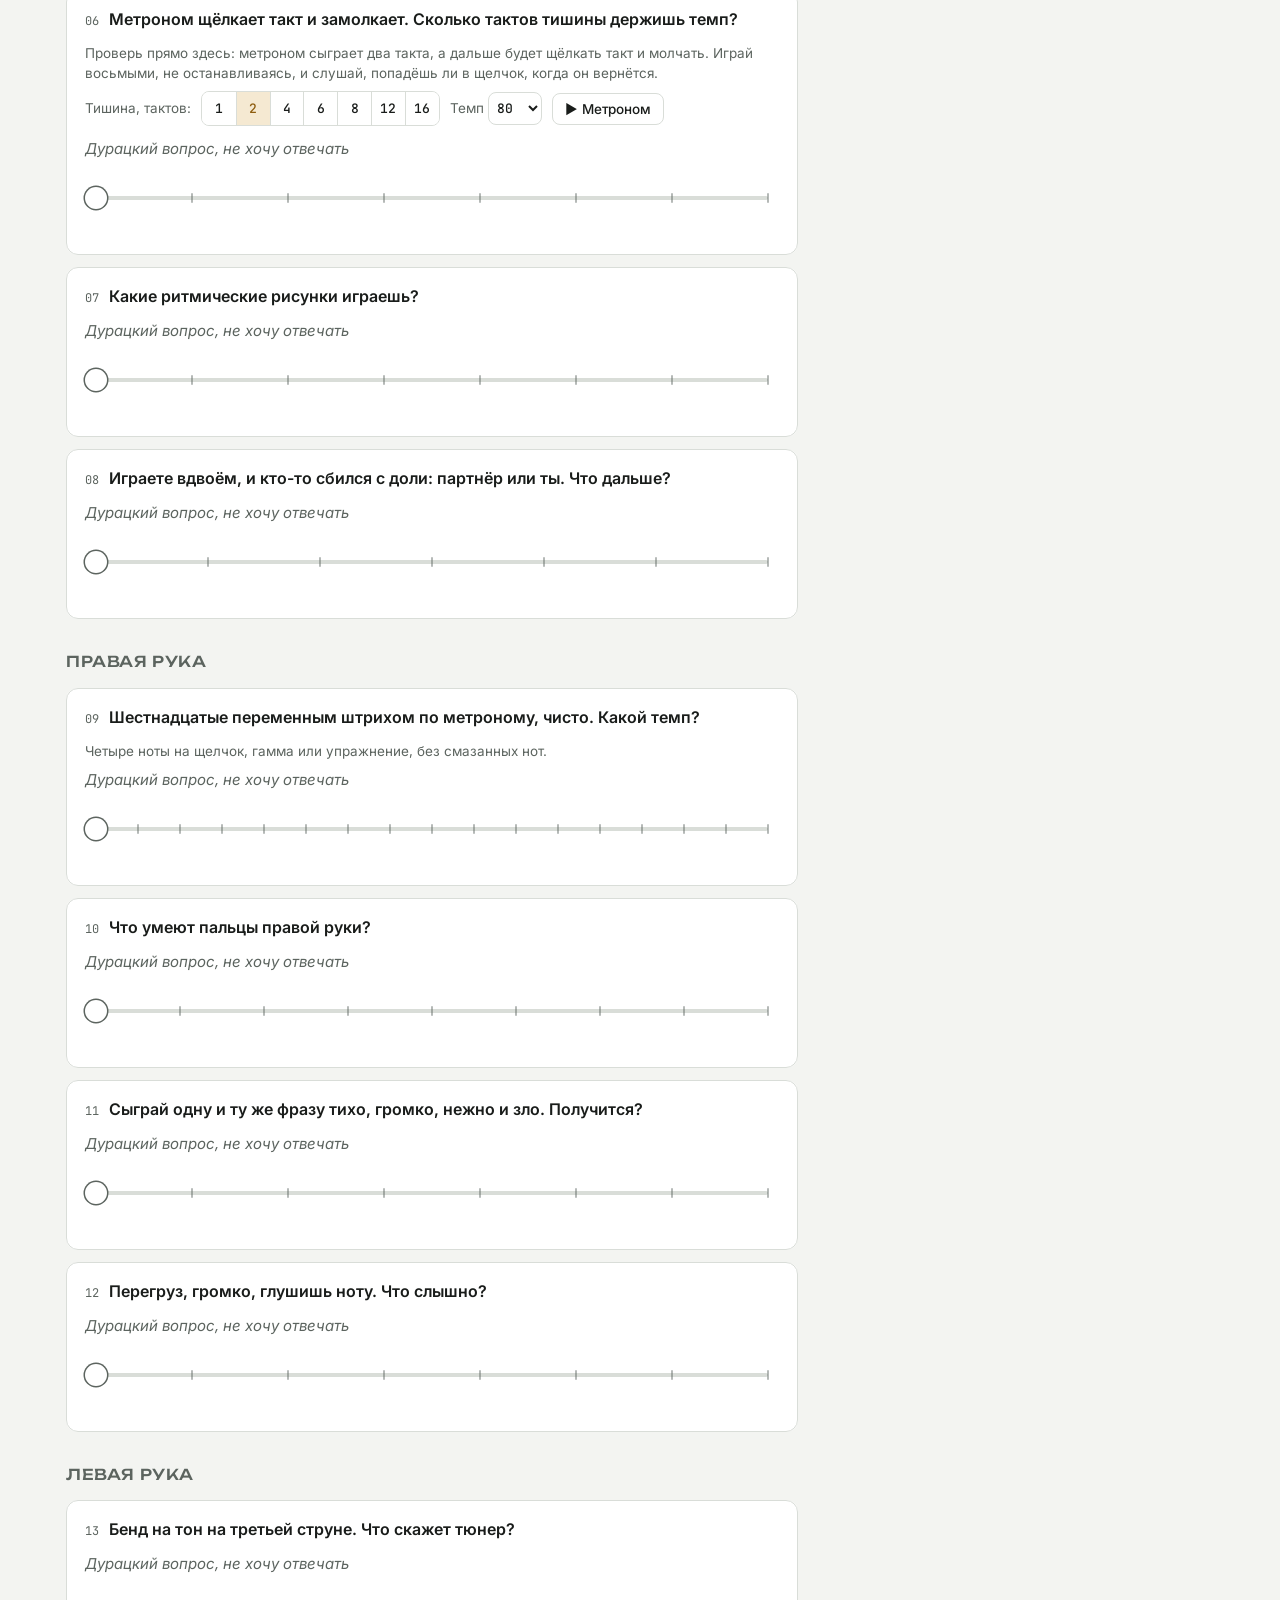
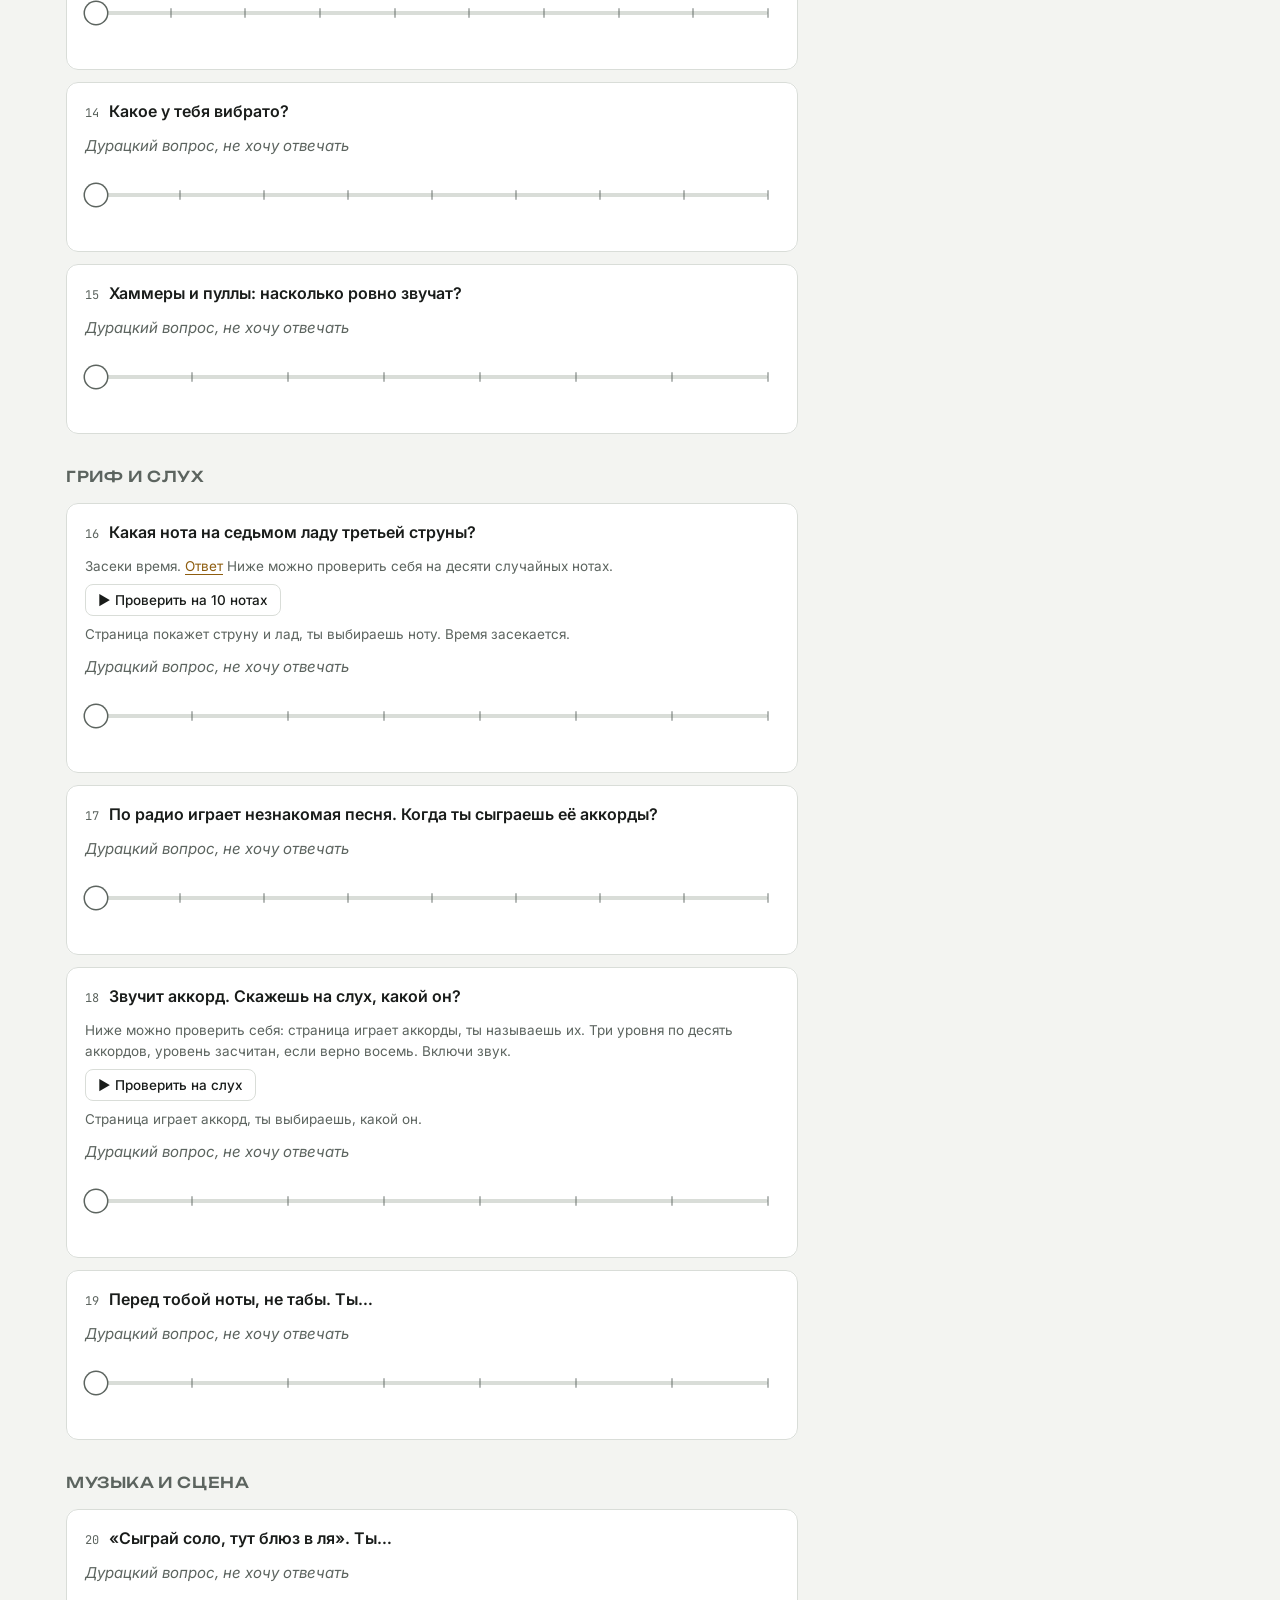
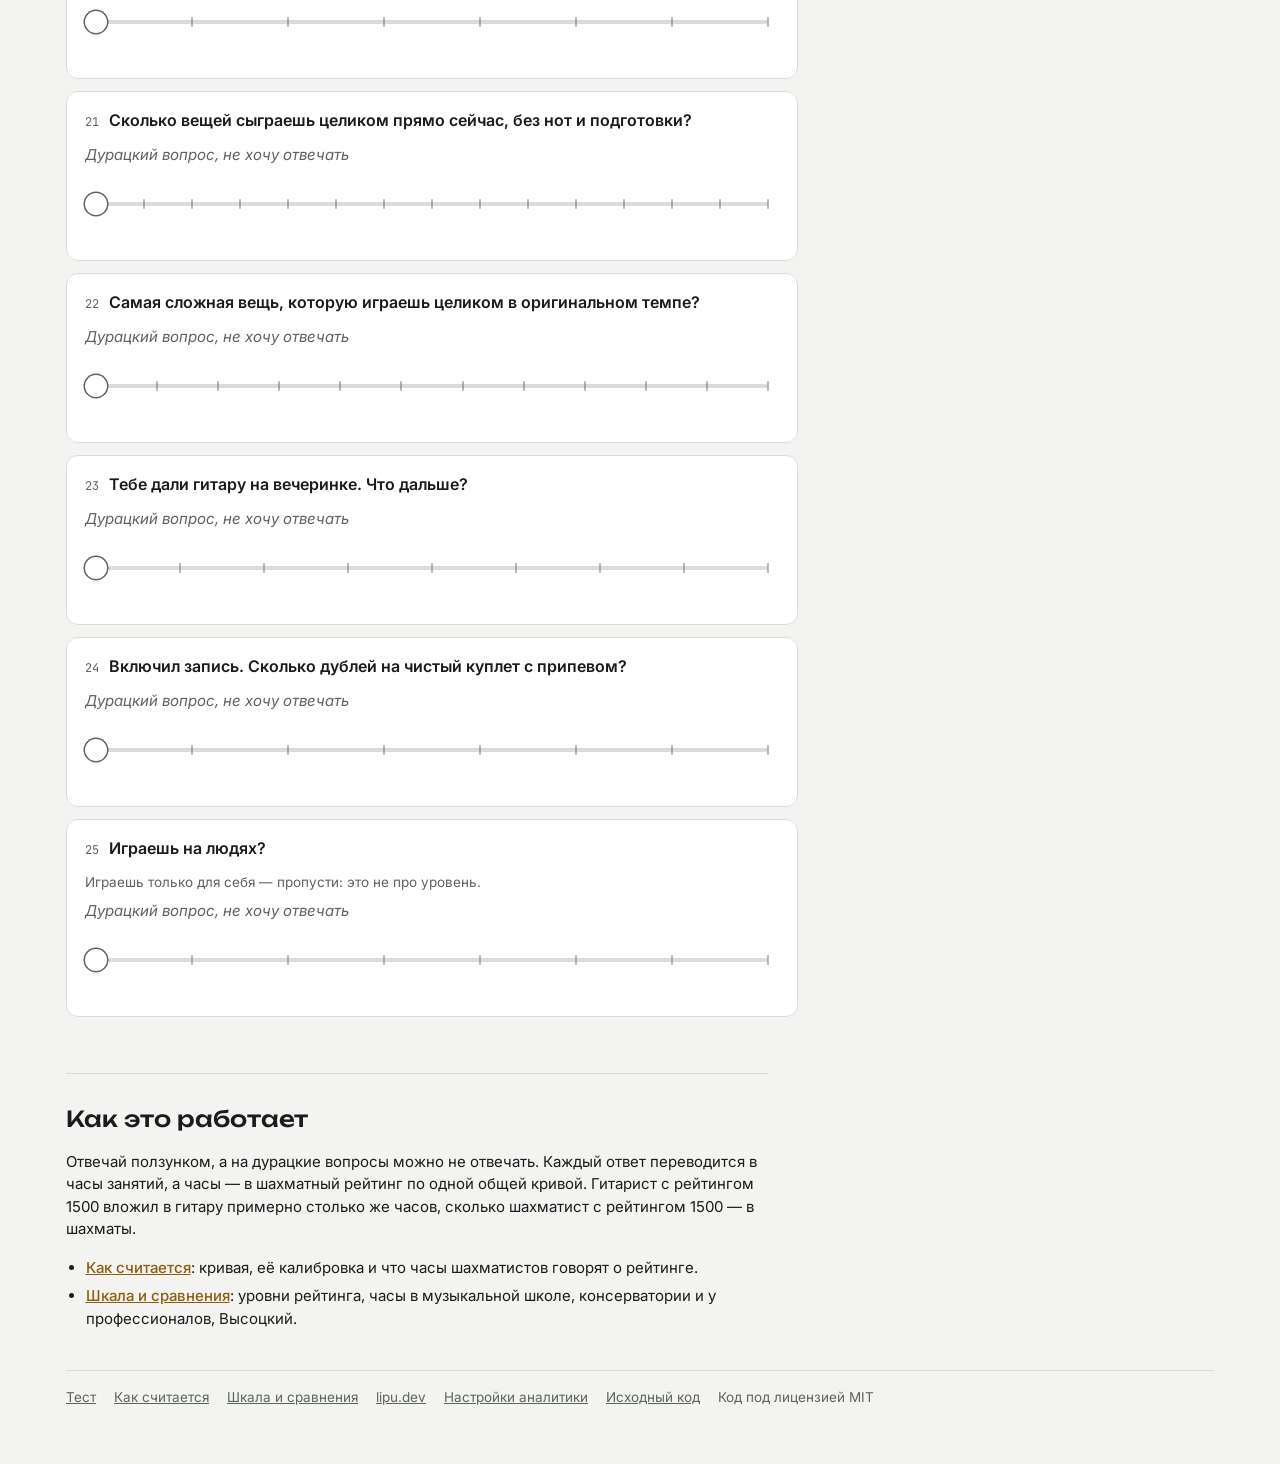
<file: site/ru/index.html>
<!doctype html>
<html lang="ru">
<head>
<meta charset="utf-8">
<meta name="viewport" content="width=device-width, initial-scale=1, viewport-fit=cover">
<title>Проверь свой гитарный Elo: тест гитариста по шахматной шкале</title>
<meta name="description" content="Новичок, средний или продвинутый? Тест на уровень игры на гитаре: 25 вопросов и встроенные тесты на ритм, гриф и слух, оценка по шахматной шкале Elo.">
<link rel="canonical" href="https://guitar-elo.lipu.dev/ru/">
<link rel="alternate" hreflang="en" href="https://guitar-elo.lipu.dev/">
<link rel="alternate" hreflang="ru" href="https://guitar-elo.lipu.dev/ru/">
<link rel="alternate" hreflang="x-default" href="https://guitar-elo.lipu.dev/">
<link rel="icon" href="/favicon.svg" type="image/svg+xml">
<meta name="theme-color" content="#F3F4F1" media="(prefers-color-scheme: light)">
<meta name="theme-color" content="#111413" media="(prefers-color-scheme: dark)">
<meta property="og:type" content="website">
<meta property="og:locale" content="ru_RU">
<meta property="og:locale:alternate" content="en_GB">
<meta property="og:site_name" content="lipu.dev">
<meta property="og:url" content="https://guitar-elo.lipu.dev/ru/">
<meta property="og:title" content="Проверь свой гитарный Elo">
<meta property="og:description" content="Новичок, средний или продвинутый? Тест на уровень игры на гитаре: 25 вопросов и встроенные тесты на ритм, гриф и слух, оценка по шахматной шкале Elo.">
<meta property="og:image" content="https://guitar-elo.lipu.dev/og-ru.png">
<meta property="og:image:width" content="1200">
<meta property="og:image:height" content="630">
<meta property="og:image:alt" content="Гитарный Elo: насколько хорошо ты играешь на гитаре? Гриф с уровнями от новичка до мастера.">
<meta name="twitter:card" content="summary_large_image">
<script type="application/ld+json">{"@context": "https://schema.org", "@type": "WebApplication", "name": "Гитарный Elo", "url": "https://guitar-elo.lipu.dev/ru/", "description": "Новичок, средний или продвинутый? Тест на уровень игры на гитаре: 25 вопросов и встроенные тесты на ритм, гриф и слух, оценка по шахматной шкале Elo.", "inLanguage": "ru", "applicationCategory": "EducationalApplication", "operatingSystem": "Any", "browserRequirements": "Requires JavaScript", "isAccessibleForFree": true, "offers": {"@type": "Offer", "price": "0", "priceCurrency": "USD"}, "image": "https://guitar-elo.lipu.dev/og-ru.png", "publisher": {"@type": "Organization", "name": "lipu.dev", "url": "https://lipu.dev/"}, "translationOfWork": {"@id": "https://guitar-elo.lipu.dev/"}}</script>
<link rel="preconnect" href="https://fonts.googleapis.com">
<link rel="preconnect" href="https://fonts.gstatic.com" crossorigin>
<link rel="stylesheet" href="https://fonts.googleapis.com/css2?family=Inter:wght@400;500;600&family=JetBrains+Mono:wght@400;500&family=Unbounded:wght@500;700&display=swap">
<link rel="stylesheet" href="../app.css?v=dev">
</head>
<body>
<div class="wrap">
  <header class="top">
    <nav class="langs" aria-label="Язык"><a href="../" hreflang="en" lang="en" data-lang="en">English</a><b>Русский</b></nav>
    <h1>Гитарный Elo</h1>
    <p class="lede">Новичок, средний или продвинутый? Проверь свой гитарный Elo: 25 вопросов о том, что ты умеешь на гитаре.</p>
  </header>

  <div class="example" id="blank" hidden>
    <p><b>Все вопросы пока «дурацкие».</b> Двигай ползунок там, где есть что ответить; рейтинг появится после шести ответов.</p>
    <button class="btn" type="button" id="showExample">Показать пример</button>
  </div>
  <div class="example" id="example" hidden>
    <p><b>Это пример.</b> Так отвечает гитарист, который 3 года занимался по 3 раза в неделю по 3 часа. Меняй ответы на свои или начни с чистого листа.</p>
    <button class="btn primary" type="button" id="start">Начать с чистого листа</button>
  </div>

  <div class="layout">
    <form class="quiz" id="quiz" autocomplete="off"></form>

    <aside class="score" id="score" aria-live="polite">
      <div class="headline">
        <p class="eyebrow" id="progress">Отвечено 0 из 25</p>
        <div class="numrow"><span class="big" id="elo">—</span><span class="pm" id="pm"></span></div>
        <p class="band" id="band"></p>
        <p class="bandtext" id="bandtext"></p>
        <p class="equiv" id="equiv"></p>
      </div>

      <div class="boardwrap">
        <div class="board" id="board" aria-hidden="true"></div>
        <div class="ticks" id="ticks" aria-hidden="true"></div>
        <div class="legend"><span><i class="k-skill"></i>по навыкам</span><span><i class="k-hours"></i>по часам занятий</span></div>
      </div>

      <div class="block">
        <h3>По разделам</h3>
        <div class="cats" id="cats"></div>
        <p class="weaknote" id="weaknote" hidden></p>
      </div>

      <div class="block">
        <h3>Сравнить с часами занятий</h3>
        <div class="practice">
          <input type="number" id="p-years" min="0" max="80" step="0.5" inputmode="decimal" aria-label="Лет занятий"><label for="p-years">лет ×</label>
          <input type="number" id="p-week" min="0" max="14" step="0.5" inputmode="decimal" aria-label="Занятий в неделю"><label for="p-week">раз в неделю ×</label>
          <input type="number" id="p-hours" min="0" max="16" step="0.5" inputmode="decimal" aria-label="Часов за занятие"><label for="p-hours">ч</label>
        </div>
        <p class="compare" id="compare"></p>
        <p class="verdict" id="verdict"></p>
      </div>

      <div class="actions">
        <button class="btn primary" type="button" id="copy">Скопировать результат</button>
        <button class="btn" type="button" id="reset">Пройти заново</button>
        <button class="btn" type="button" id="loadExample">Пример</button>
        <span class="status" id="status" role="status"></span>
      </div>
      <textarea class="copybox" id="copybox" readonly hidden aria-label="Текст результата"></textarea>
      <p class="scorelink"><a href="method/">Как считается</a></p>
    </aside>
  </div>

  <section class="method" id="how">
    <h2>Как это работает</h2>
    <p>Отвечай ползунком, а на дурацкие вопросы можно не отвечать. Каждый ответ переводится в часы занятий, а часы — в шахматный рейтинг по одной общей кривой. Гитарист с рейтингом 1500 вложил в гитару примерно столько же часов, сколько шахматист с рейтингом 1500 — в шахматы.</p>
    <ul class="more">
      <li><a href="method/">Как считается</a>: кривая, её калибровка и что часы шахматистов говорят о рейтинге.</li>
      <li><a href="compare/">Шкала и сравнения</a>: уровни рейтинга, часы в музыкальной школе, консерватории и у профессионалов, Высоцкий.</li>
    </ul>
  </section>

  <footer class="foot">
    <a href="./">Тест</a>
    <a href="method/">Как считается</a>
    <a href="compare/">Шкала и сравнения</a>
    <a href="https://lipu.dev/">lipu.dev</a>
    <a href="#" data-lipu-consent-open>Настройки аналитики</a>
    <a href="https://github.com/komapc/guitar-elo" rel="noopener">Исходный код</a>
    <span>Код под лицензией MIT</span>
  </footer>
</div>

<div class="bar-mobile" id="barMobile">
  <span><b id="barElo">—</b> <span id="barBand"></span></span>
  <button class="btn" type="button" id="toScore">К результату</button>
</div>

<script src="../i18n/ru.js?v=dev"></script>
<script src="../common.js?v=dev"></script>
<script src="../app.js?v=dev"></script>
<!-- Google Analytics: shared lipu.dev consent script (komapc/lipu-hub geo/client/consent.js); banner only where opt-in is required, text follows <html lang> -->
<script defer src="https://geo.lipu.dev/consent.js" data-ga="G-DEDFZ80GT0" data-accent="var(--accent)"></script>
</body>
</html>
</file>
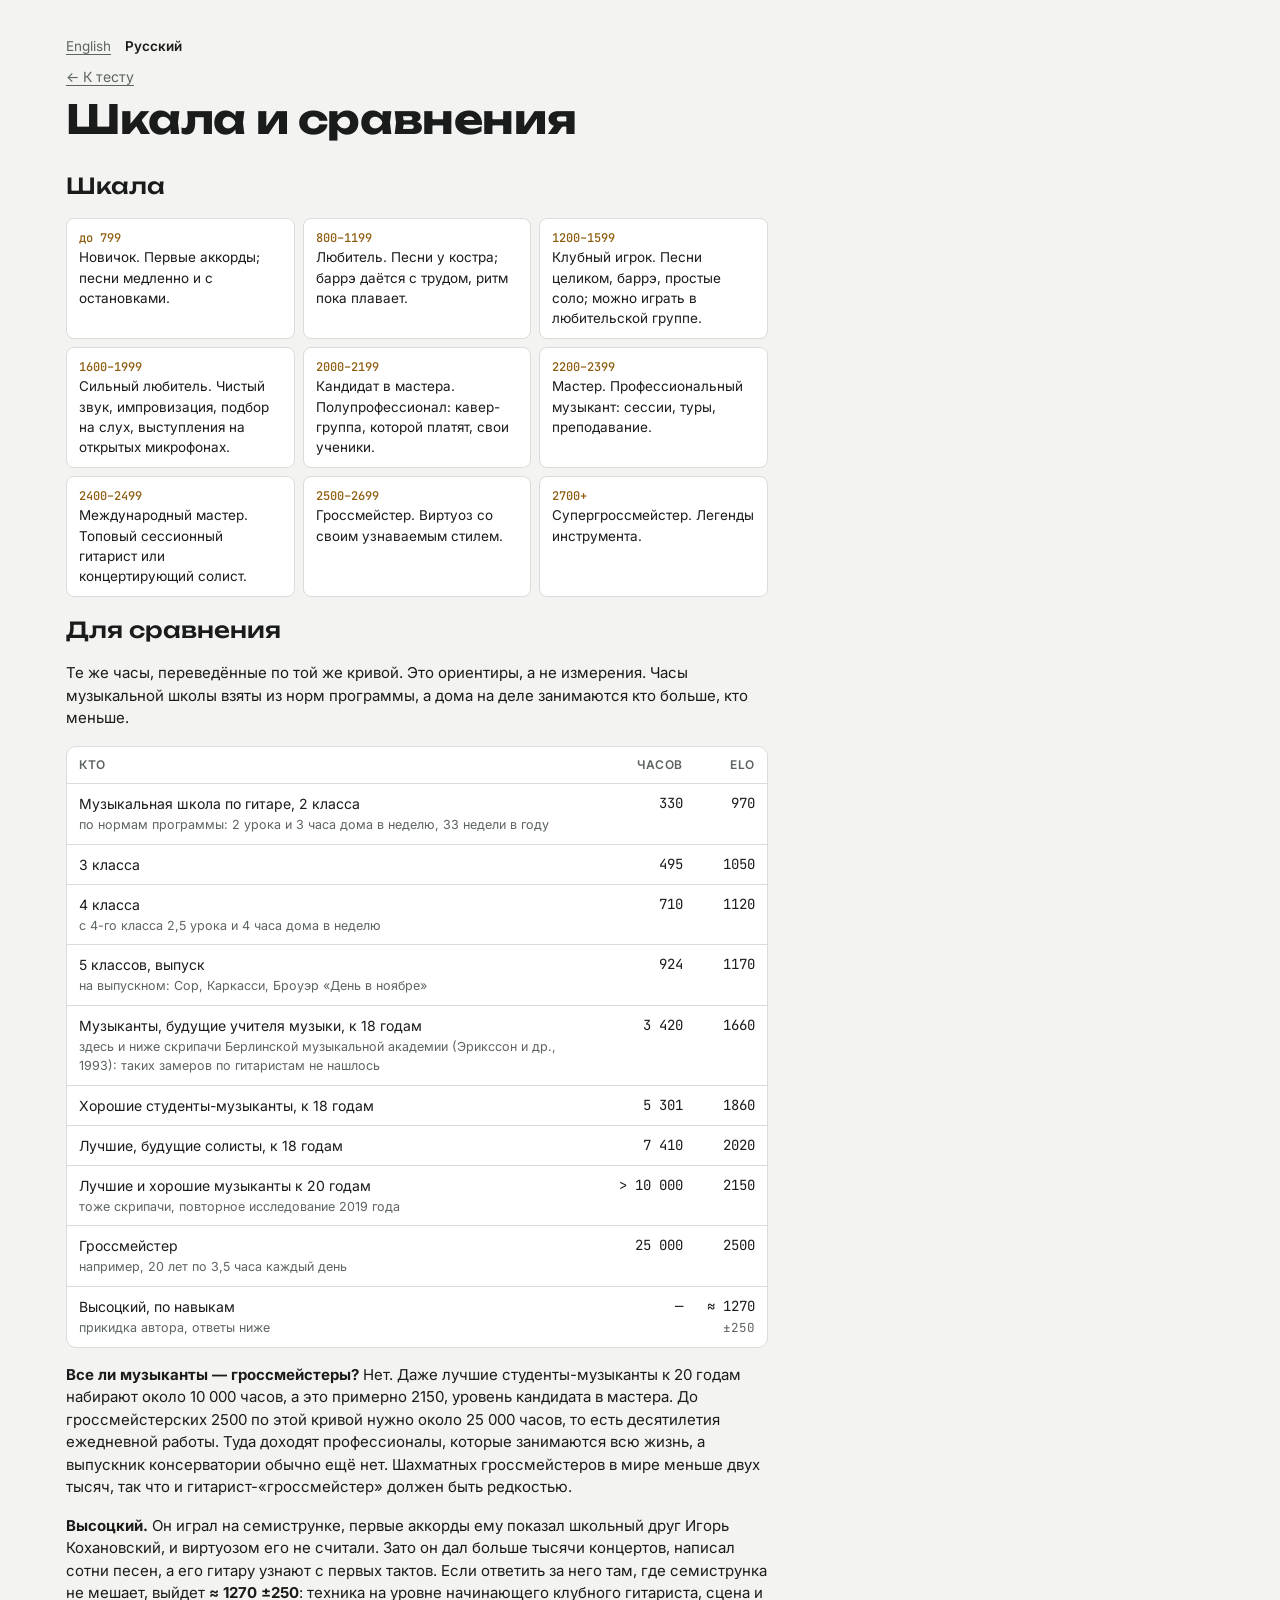
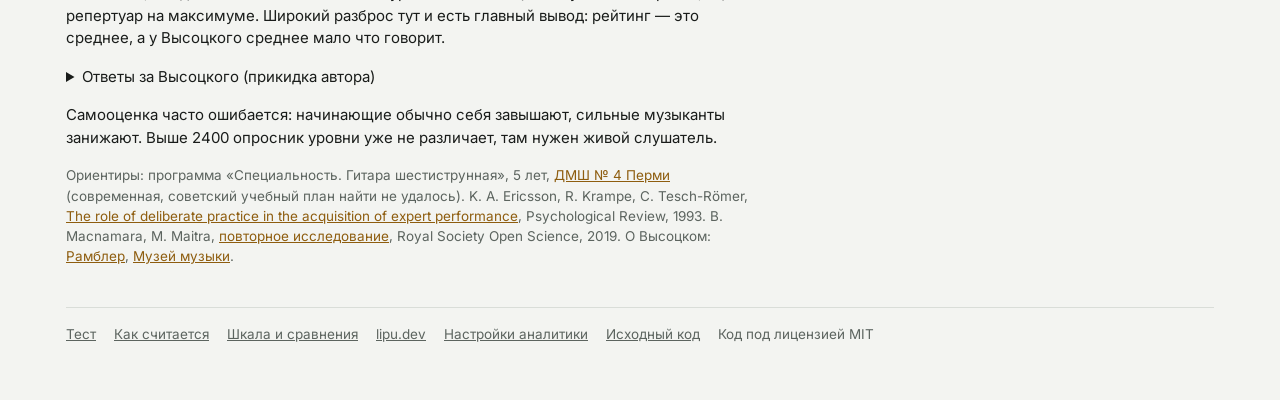
<file: site/ru/compare/index.html>
<!doctype html>
<html lang="ru">
<head>
<meta charset="utf-8">
<meta name="viewport" content="width=device-width, initial-scale=1, viewport-fit=cover">
<title>Шкала гитарного Elo: уровни, часы в музыкальной школе и Высоцкий</title>
<meta name="description" content="Шкала гитарного Elo от новичка до мастера и точки для сравнения на той же кривой: музыкальная школа, консерватория, профессионалы и Высоцкий.">
<link rel="canonical" href="https://guitar-elo.lipu.dev/ru/compare/">
<link rel="alternate" hreflang="en" href="https://guitar-elo.lipu.dev/compare/">
<link rel="alternate" hreflang="ru" href="https://guitar-elo.lipu.dev/ru/compare/">
<link rel="alternate" hreflang="x-default" href="https://guitar-elo.lipu.dev/compare/">
<link rel="icon" href="/favicon.svg" type="image/svg+xml">
<meta name="theme-color" content="#F3F4F1" media="(prefers-color-scheme: light)">
<meta name="theme-color" content="#111413" media="(prefers-color-scheme: dark)">
<meta property="og:type" content="article">
<meta property="og:locale" content="ru_RU">
<meta property="og:locale:alternate" content="en_GB">
<meta property="og:site_name" content="lipu.dev">
<meta property="og:url" content="https://guitar-elo.lipu.dev/ru/compare/">
<meta property="og:title" content="Шкала гитарного Elo: уровни, часы в музыкальной школе и Высоцкий">
<meta property="og:description" content="Шкала гитарного Elo от новичка до мастера и точки для сравнения на той же кривой: музыкальная школа, консерватория, профессионалы и Высоцкий.">
<meta property="og:image" content="https://guitar-elo.lipu.dev/og-ru.png">
<meta property="og:image:width" content="1200">
<meta property="og:image:height" content="630">
<meta property="og:image:alt" content="Гитарный Elo: насколько хорошо ты играешь на гитаре? Гриф с уровнями от новичка до мастера.">
<meta name="twitter:card" content="summary_large_image">
<link rel="preconnect" href="https://fonts.googleapis.com">
<link rel="preconnect" href="https://fonts.gstatic.com" crossorigin>
<link rel="stylesheet" href="https://fonts.googleapis.com/css2?family=Inter:wght@400;500;600&family=JetBrains+Mono:wght@400;500&family=Unbounded:wght@500;700&display=swap">
<link rel="stylesheet" href="../../app.css?v=dev">
</head>
<body>
<div class="wrap">
  <header class="top">
    <nav class="langs" aria-label="Язык"><a href="../../compare/" hreflang="en" lang="en" data-lang="en">English</a><b>Русский</b></nav>
    <p class="crumb"><a href="../">← К тесту</a></p>
    <h1>Шкала и сравнения</h1>
  </header>

  <section class="method page" id="compare">
    <h2>Шкала</h2>
    <div class="bands" id="bands"></div>

    <h2>Для сравнения</h2>
    <p>Те же часы, переведённые по той же кривой. Это ориентиры, а не измерения. Часы музыкальной школы взяты из норм программы, а дома на деле занимаются кто больше, кто меньше.</p>
    <div class="tablewrap">
      <table class="refs">
        <thead><tr><th>Кто</th><th>Часов</th><th>Elo</th></tr></thead>
        <tbody id="refs"></tbody>
      </table>
    </div>
    <p><b>Все ли музыканты — гроссмейстеры?</b> Нет. Даже лучшие студенты-музыканты к 20 годам набирают около 10 000 часов, а это примерно 2150, уровень кандидата в мастера. До гроссмейстерских 2500 по этой кривой нужно около 25 000 часов, то есть десятилетия ежедневной работы. Туда доходят профессионалы, которые занимаются всю жизнь, а выпускник консерватории обычно ещё нет. Шахматных гроссмейстеров в мире меньше двух тысяч, так что и гитарист-«гроссмейстер» должен быть редкостью.</p>
    <p><b>Высоцкий.</b> Он играл на семиструнке, первые аккорды ему показал школьный друг Игорь Кохановский, и виртуозом его не считали. Зато он дал больше тысячи концертов, написал сотни песен, а его гитару узнают с первых тактов. Если ответить за него там, где семиструнка не мешает, выйдет <b id="vysElo"></b>: техника на уровне начинающего клубного гитариста, сцена и репертуар на максимуме. Широкий разброс тут и есть главный вывод: рейтинг — это среднее, а у Высоцкого среднее мало что говорит.</p>
    <details><summary>Ответы за Высоцкого (прикидка автора)</summary><ul class="vys" id="vysList"></ul></details>

    <p>Самооценка часто ошибается: начинающие обычно себя завышают, сильные музыканты занижают. Выше 2400 опросник уровни уже не различает, там нужен живой слушатель.</p>
    <p class="sources">Ориентиры: программа «Специальность. Гитара шестиструнная», 5 лет, <a href="https://dmsh4perm.ru/public/%20%D0%B3%D0%B8%D1%82%D0%B0%D1%80%D0%B0%20%D1%88%D0%B5%D1%81%D1%82%D0%B8%D1%81%D1%82%D1%80%D1%83%D0%BD%D0%BD%D0%B0%D1%8F%205%20%D0%BB%D0%B5%D1%82%20%D0%A4%D0%93%D0%A2.pdf" target="_blank" rel="noopener">ДМШ № 4 Перми</a> (современная, советский учебный план найти не удалось). K. A. Ericsson, R. Krampe, C. Tesch-Römer, <a href="https://doi.org/10.1037/0033-295X.100.3.363" target="_blank" rel="noopener">The role of deliberate practice in the acquisition of expert performance</a>, Psychological Review, 1993. B. Macnamara, M. Maitra, <a href="https://doi.org/10.1098/rsos.190327" target="_blank" rel="noopener">повторное исследование</a>, Royal Society Open Science, 2019. О Высоцком: <a href="https://kino.rambler.ru/movies/54465653-on-nauchil-vysotskogo-igrat-na-gitare-kto-na-samom-dele-vospital-barda-i-sochinil-babe-leto/" target="_blank" rel="noopener">Рамблер</a>, <a href="https://music-museum.ru/about/news/11-faktov-iz-zhizni-vladimira-vyisoczkogo.-k-85-letiyu-so-dnya-rozhdeniya.html" target="_blank" rel="noopener">Музей музыки</a>.</p>
  </section>

  <footer class="foot">
    <a href="../">Тест</a>
    <a href="../method/">Как считается</a>
    <a href="../compare/">Шкала и сравнения</a>
    <a href="https://lipu.dev/">lipu.dev</a>
    <a href="#" data-lipu-consent-open>Настройки аналитики</a>
    <a href="https://github.com/komapc/guitar-elo" rel="noopener">Исходный код</a>
    <span>Код под лицензией MIT</span>
  </footer>
</div>

<script src="../../i18n/ru.js?v=dev"></script>
<script src="../../common.js?v=dev"></script>
<script src="../../about.js?v=dev"></script>
<!-- Google Analytics: shared lipu.dev consent script (komapc/lipu-hub geo/client/consent.js); banner only where opt-in is required, text follows <html lang> -->
<script defer src="https://geo.lipu.dev/consent.js" data-ga="G-DEDFZ80GT0" data-accent="var(--accent)"></script>
</body>
</html>
</file>
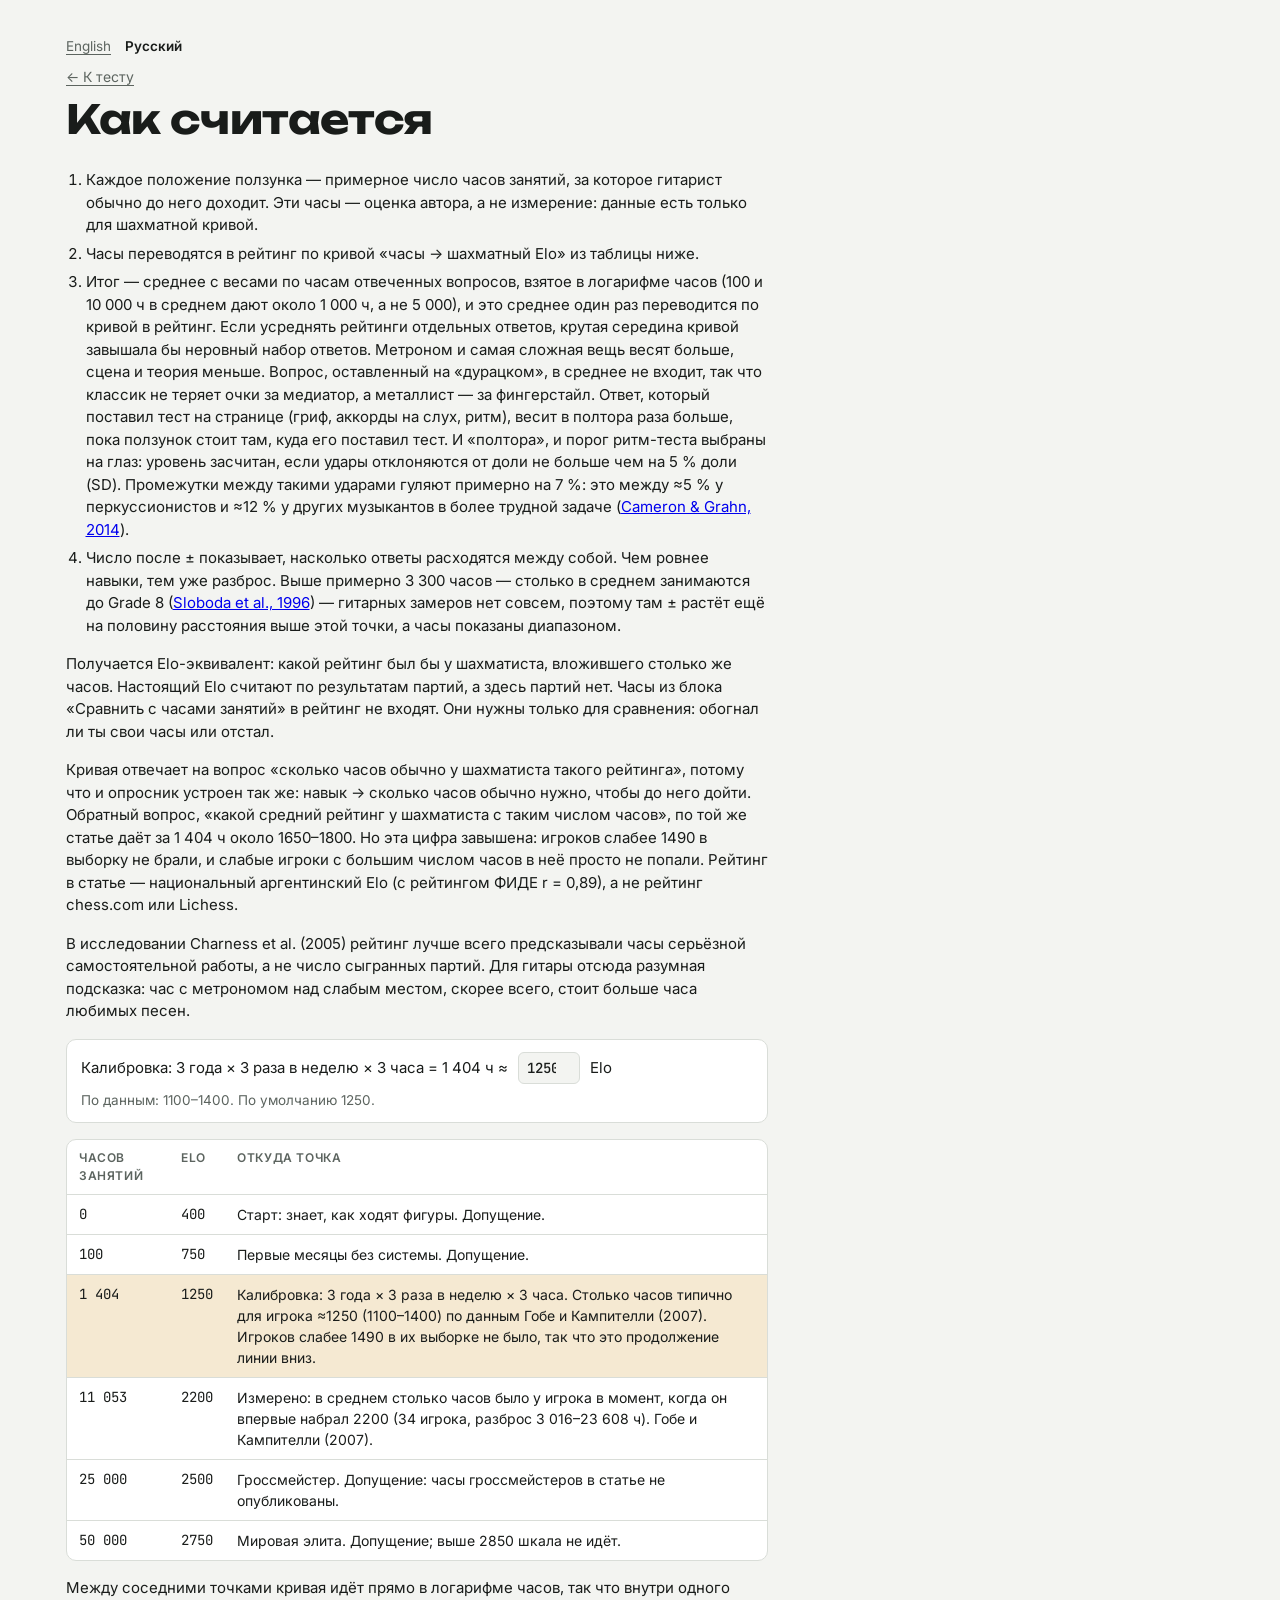
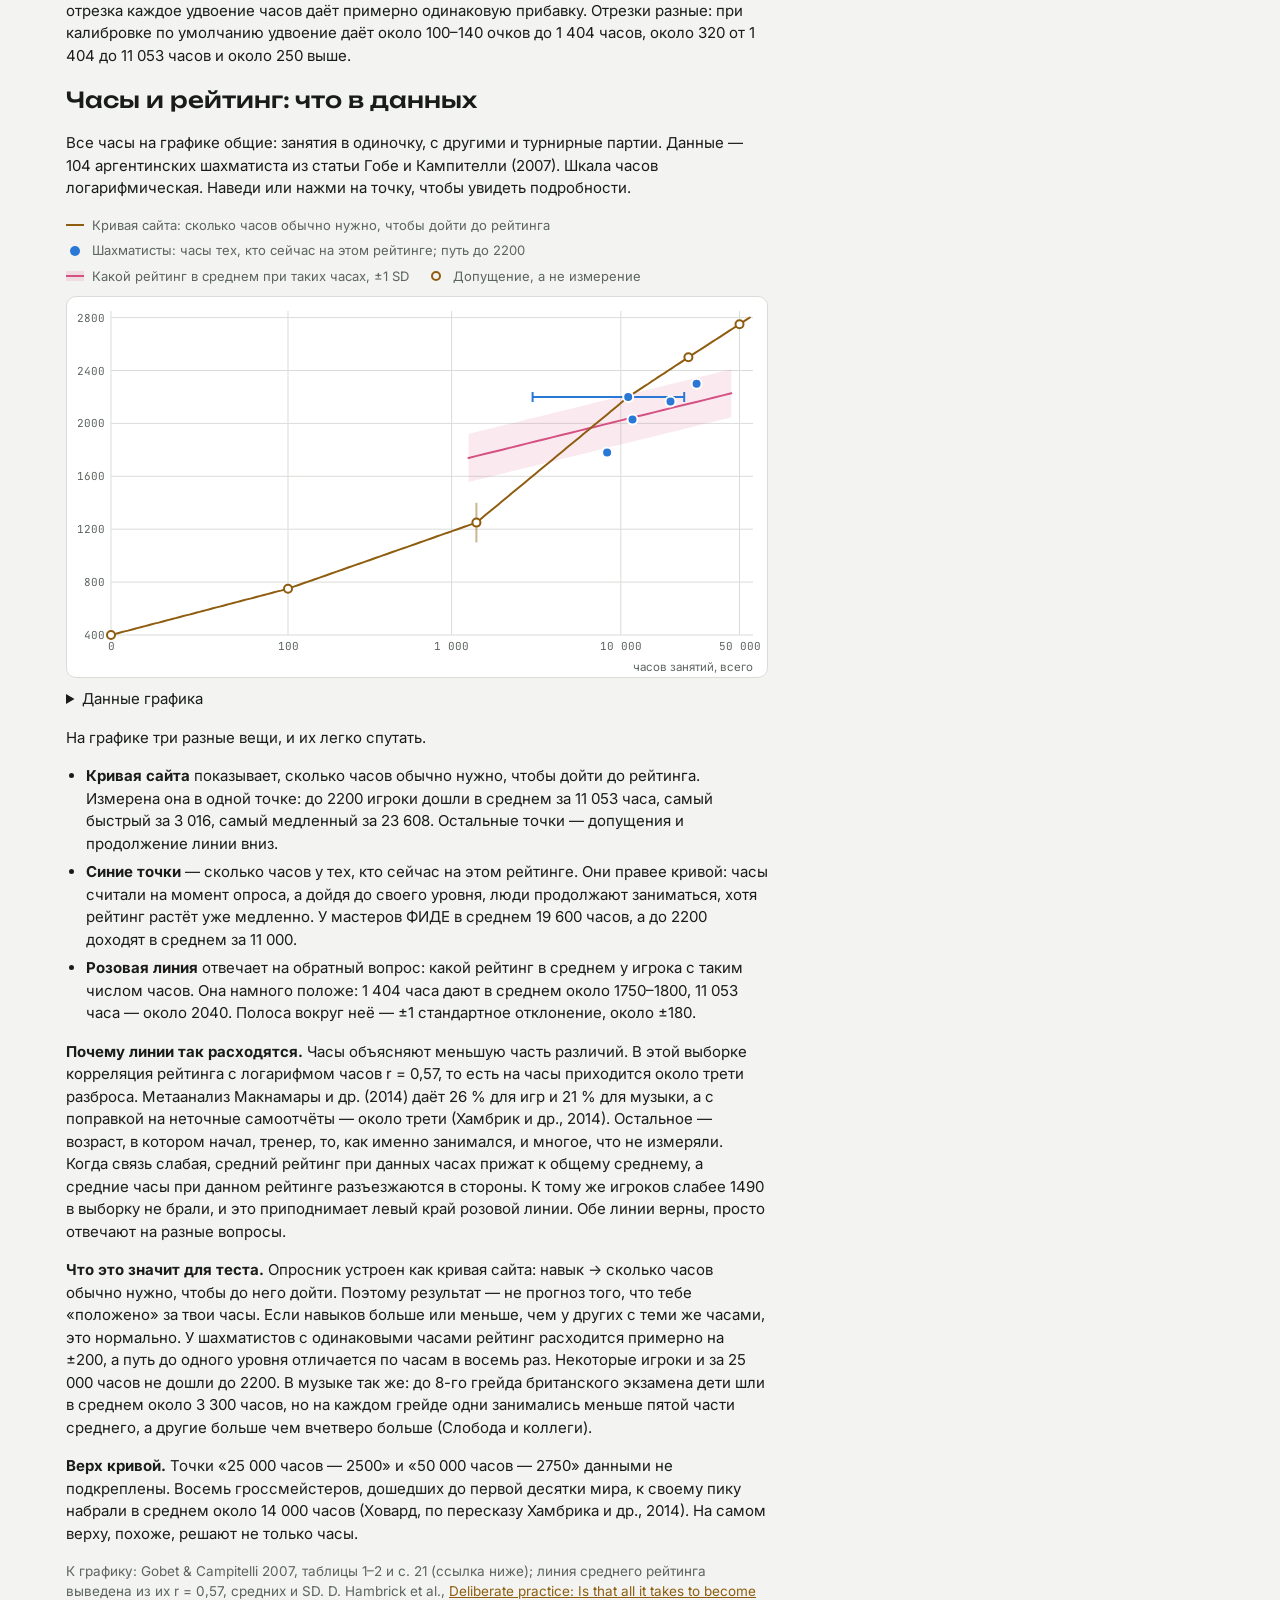
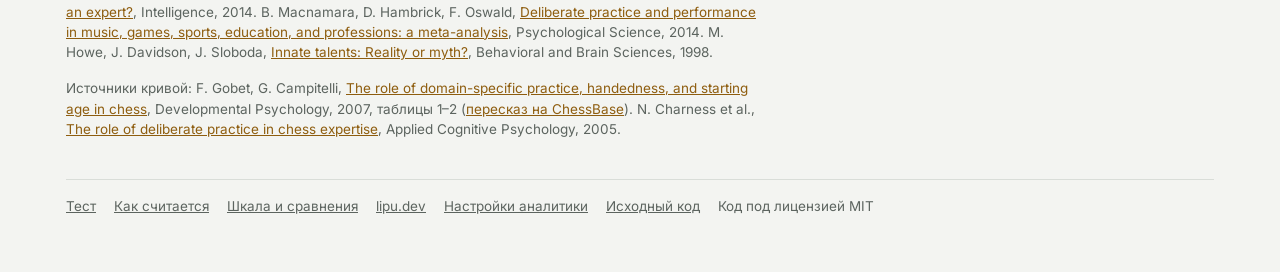
<file: site/ru/method/index.html>
<!doctype html>
<html lang="ru">
<head>
<meta charset="utf-8">
<meta name="viewport" content="width=device-width, initial-scale=1, viewport-fit=cover">
<title>Как считается гитарный Elo: часы занятий на шахматной кривой</title>
<meta name="description" content="Как навыки гитариста переводятся в часы занятий, а часы — в шахматный Elo: кривая, её калибровка по данным Gobet & Campitelli и что часы шахматистов говорят о рейтинге.">
<link rel="canonical" href="https://guitar-elo.lipu.dev/ru/method/">
<link rel="alternate" hreflang="en" href="https://guitar-elo.lipu.dev/method/">
<link rel="alternate" hreflang="ru" href="https://guitar-elo.lipu.dev/ru/method/">
<link rel="alternate" hreflang="x-default" href="https://guitar-elo.lipu.dev/method/">
<link rel="icon" href="/favicon.svg" type="image/svg+xml">
<meta name="theme-color" content="#F3F4F1" media="(prefers-color-scheme: light)">
<meta name="theme-color" content="#111413" media="(prefers-color-scheme: dark)">
<meta property="og:type" content="article">
<meta property="og:locale" content="ru_RU">
<meta property="og:locale:alternate" content="en_GB">
<meta property="og:site_name" content="lipu.dev">
<meta property="og:url" content="https://guitar-elo.lipu.dev/ru/method/">
<meta property="og:title" content="Как считается гитарный Elo: часы занятий на шахматной кривой">
<meta property="og:description" content="Как навыки гитариста переводятся в часы занятий, а часы — в шахматный Elo: кривая, её калибровка по данным Gobet & Campitelli и что часы шахматистов говорят о рейтинге.">
<meta property="og:image" content="https://guitar-elo.lipu.dev/og-ru.png">
<meta property="og:image:width" content="1200">
<meta property="og:image:height" content="630">
<meta property="og:image:alt" content="Гитарный Elo: насколько хорошо ты играешь на гитаре? Гриф с уровнями от новичка до мастера.">
<meta name="twitter:card" content="summary_large_image">
<link rel="preconnect" href="https://fonts.googleapis.com">
<link rel="preconnect" href="https://fonts.gstatic.com" crossorigin>
<link rel="stylesheet" href="https://fonts.googleapis.com/css2?family=Inter:wght@400;500;600&family=JetBrains+Mono:wght@400;500&family=Unbounded:wght@500;700&display=swap">
<link rel="stylesheet" href="../../app.css?v=dev">
</head>
<body>
<div class="wrap">
  <header class="top">
    <nav class="langs" aria-label="Язык"><a href="../../method/" hreflang="en" lang="en" data-lang="en">English</a><b>Русский</b></nav>
    <p class="crumb"><a href="../">← К тесту</a></p>
    <h1>Как считается</h1>
  </header>

  <section class="method page" id="method">
    <ol>
      <li>Каждое положение ползунка — примерное число часов занятий, за которое гитарист обычно до него доходит. Эти часы — оценка автора, а не измерение: данные есть только для шахматной кривой.</li>
      <li>Часы переводятся в рейтинг по кривой «часы → шахматный Elo» из таблицы ниже.</li>
      <li>Итог — среднее с весами по часам отвеченных вопросов, взятое в логарифме часов (100 и 10 000 ч в среднем дают около 1 000 ч, а не 5 000), и это среднее один раз переводится по кривой в рейтинг. Если усреднять рейтинги отдельных ответов, крутая середина кривой завышала бы неровный набор ответов. Метроном и самая сложная вещь весят больше, сцена и теория меньше. Вопрос, оставленный на «дурацком», в среднее не входит, так что классик не теряет очки за медиатор, а металлист — за фингерстайл. Ответ, который поставил тест на странице (гриф, аккорды на слух, ритм), весит в полтора раза больше, пока ползунок стоит там, куда его поставил тест. И «полтора», и порог ритм-теста выбраны на глаз: уровень засчитан, если удары отклоняются от доли не больше чем на 5&nbsp;% доли (SD). Промежутки между такими ударами гуляют примерно на 7&nbsp;%: это между ≈5&nbsp;% у перкуссионистов и ≈12&nbsp;% у других музыкантов в более трудной задаче (<a href="https://www.frontiersin.org/articles/10.3389/fnhum.2014.01003" target="_blank" rel="noopener">Cameron &amp; Grahn, 2014</a>).</li>
      <li>Число после ± показывает, насколько ответы расходятся между собой. Чем ровнее навыки, тем уже разброс. Выше примерно 3&nbsp;300 часов — столько в среднем занимаются до Grade 8 (<a href="https://doi.org/10.1111/j.2044-8295.1996.tb02591.x" target="_blank" rel="noopener">Sloboda et al., 1996</a>) — гитарных замеров нет совсем, поэтому там ± растёт ещё на половину расстояния выше этой точки, а часы показаны диапазоном.</li>
    </ol>
    <p>Получается Elo-эквивалент: какой рейтинг был бы у шахматиста, вложившего столько же часов. Настоящий Elo считают по результатам партий, а здесь партий нет. Часы из блока «Сравнить с часами занятий» в рейтинг не входят. Они нужны только для сравнения: обогнал ли ты свои часы или отстал.</p>
    <p>Кривая отвечает на вопрос «сколько часов обычно у шахматиста такого рейтинга», потому что и опросник устроен так же: навык → сколько часов обычно нужно, чтобы до него дойти. Обратный вопрос, «какой средний рейтинг у шахматиста с таким числом часов», по той же статье даёт за 1 404 ч около 1650–1800. Но эта цифра завышена: игроков слабее 1490 в выборку не брали, и слабые игроки с большим числом часов в неё просто не попали. Рейтинг в статье — национальный аргентинский Elo (с рейтингом ФИДЕ r = 0,89), а не рейтинг chess.com или Lichess.</p>
    <p>В исследовании Charness et al. (2005) рейтинг лучше всего предсказывали часы серьёзной самостоятельной работы, а не число сыгранных партий. Для гитары отсюда разумная подсказка: час с метрономом над слабым местом, скорее всего, стоит больше часа любимых песен.</p>

    <div class="cal">
      <label for="cal">Калибровка: 3 года × 3 раза в неделю × 3 часа = 1 404 ч ≈</label>
      <input type="number" id="cal" min="800" max="2100" step="50" inputmode="numeric">
      <span>Elo</span>
      <span class="calnote">По данным: 1100–1400. По умолчанию 1250.</span>
    </div>

    <div class="tablewrap">
      <table>
        <thead><tr><th>Часов занятий</th><th>Elo</th><th>Откуда точка</th></tr></thead>
        <tbody id="anchors"></tbody>
      </table>
    </div>
    <p>Между соседними точками кривая идёт прямо в логарифме часов, так что внутри одного отрезка каждое удвоение часов даёт примерно одинаковую прибавку. Отрезки разные: при калибровке по умолчанию удвоение даёт около 100–140 очков до 1 404 часов, около 320 от 1 404 до 11 053 часов и около 250 выше.</p>

    <h2>Часы и рейтинг: что в данных</h2>
    <p>Все часы на графике общие: занятия в одиночку, с другими и турнирные партии. Данные — 104 аргентинских шахматиста из статьи Гобе и Кампителли (2007). Шкала часов логарифмическая. Наведи или нажми на точку, чтобы увидеть подробности.</p>
    <figure class="chart">
      <figcaption class="clegend">
        <span><i class="key" style="--k:var(--c-curve)"></i>Кривая сайта: сколько часов обычно нужно, чтобы дойти до рейтинга</span>
        <span><i class="key dot" style="--k:var(--c-data)"></i>Шахматисты: часы тех, кто сейчас на этом рейтинге; путь до 2200</span>
        <span><i class="key band" style="--k:var(--c-exp)"></i>Какой рейтинг в среднем при таких часах, ±1 SD</span>
        <span><i class="key ring" style="--k:var(--c-curve)"></i>Допущение, а не измерение</span>
      </figcaption>
      <div class="cplot" id="cplot"><div class="ctip" id="ctip" hidden></div></div>
      <details><summary>Данные графика</summary>
        <div class="tablewrap"><table>
          <thead><tr><th>Что</th><th>Часов</th><th>Рейтинг</th></tr></thead>
          <tbody id="chartRows"></tbody>
        </table></div>
      </details>
    </figure>
    <p>На графике три разные вещи, и их легко спутать.</p>
    <ul>
      <li><b>Кривая сайта</b> показывает, сколько часов обычно нужно, чтобы дойти до рейтинга. Измерена она в одной точке: до 2200 игроки дошли в среднем за 11 053 часа, самый быстрый за 3 016, самый медленный за 23 608. Остальные точки — допущения и продолжение линии вниз.</li>
      <li><b>Синие точки</b> — сколько часов у тех, кто сейчас на этом рейтинге. Они правее кривой: часы считали на момент опроса, а дойдя до своего уровня, люди продолжают заниматься, хотя рейтинг растёт уже медленно. У мастеров ФИДЕ в среднем 19 600 часов, а до 2200 доходят в среднем за 11 000.</li>
      <li><b>Розовая линия</b> отвечает на обратный вопрос: какой рейтинг в среднем у игрока с таким числом часов. Она намного положе: 1 404 часа дают в среднем около 1750–1800, 11 053 часа — около 2040. Полоса вокруг неё — ±1 стандартное отклонение, около ±180.</li>
    </ul>
    <p><b>Почему линии так расходятся.</b> Часы объясняют меньшую часть различий. В этой выборке корреляция рейтинга с логарифмом часов r = 0,57, то есть на часы приходится около трети разброса. Метаанализ Макнамары и др. (2014) даёт 26 % для игр и 21 % для музыки, а с поправкой на неточные самоотчёты — около трети (Хамбрик и др., 2014). Остальное — возраст, в котором начал, тренер, то, как именно занимался, и многое, что не измеряли. Когда связь слабая, средний рейтинг при данных часах прижат к общему среднему, а средние часы при данном рейтинге разъезжаются в стороны. К тому же игроков слабее 1490 в выборку не брали, и это приподнимает левый край розовой линии. Обе линии верны, просто отвечают на разные вопросы.</p>
    <p><b>Что это значит для теста.</b> Опросник устроен как кривая сайта: навык → сколько часов обычно нужно, чтобы до него дойти. Поэтому результат — не прогноз того, что тебе «положено» за твои часы. Если навыков больше или меньше, чем у других с теми же часами, это нормально. У шахматистов с одинаковыми часами рейтинг расходится примерно на ±200, а путь до одного уровня отличается по часам в восемь раз. Некоторые игроки и за 25 000 часов не дошли до 2200. В музыке так же: до 8-го грейда британского экзамена дети шли в среднем около 3 300 часов, но на каждом грейде одни занимались меньше пятой части среднего, а другие больше чем вчетверо больше (Слобода и коллеги).</p>
    <p><b>Верх кривой.</b> Точки «25 000 часов — 2500» и «50 000 часов — 2750» данными не подкреплены. Восемь гроссмейстеров, дошедших до первой десятки мира, к своему пику набрали в среднем около 14 000 часов (Ховард, по пересказу Хамбрика и др., 2014). На самом верху, похоже, решают не только часы.</p>
    <p class="sources">К графику: Gobet & Campitelli 2007, таблицы 1–2 и с. 21 (ссылка ниже); линия среднего рейтинга выведена из их r = 0,57, средних и SD. D. Hambrick et al., <a href="https://doi.org/10.1016/j.intell.2013.04.001" target="_blank" rel="noopener">Deliberate practice: Is that all it takes to become an expert?</a>, Intelligence, 2014. B. Macnamara, D. Hambrick, F. Oswald, <a href="https://doi.org/10.1177/0956797614535810" target="_blank" rel="noopener">Deliberate practice and performance in music, games, sports, education, and professions: a meta-analysis</a>, Psychological Science, 2014. M. Howe, J. Davidson, J. Sloboda, <a href="https://doi.org/10.1017/S0140525X9800123X" target="_blank" rel="noopener">Innate talents: Reality or myth?</a>, Behavioral and Brain Sciences, 1998.</p>
    <p class="sources">Источники кривой: F. Gobet, G. Campitelli, <a href="https://bura.brunel.ac.uk/bitstream/2438/611/1/Gobet_DevPsyc_Final.pdf" target="_blank" rel="noopener">The role of domain-specific practice, handedness, and starting age in chess</a>, Developmental Psychology, 2007, таблицы 1–2 (<a href="https://en.chessbase.com/post/handedne-practice-and-talent-in-che" target="_blank" rel="noopener">пересказ на ChessBase</a>). N. Charness et al., <a href="https://doi.org/10.1002/acp.1106" target="_blank" rel="noopener">The role of deliberate practice in chess expertise</a>, Applied Cognitive Psychology, 2005.</p>
  </section>

  <footer class="foot">
    <a href="../">Тест</a>
    <a href="../method/">Как считается</a>
    <a href="../compare/">Шкала и сравнения</a>
    <a href="https://lipu.dev/">lipu.dev</a>
    <a href="#" data-lipu-consent-open>Настройки аналитики</a>
    <a href="https://github.com/komapc/guitar-elo" rel="noopener">Исходный код</a>
    <span>Код под лицензией MIT</span>
  </footer>
</div>

<script src="../../i18n/ru.js?v=dev"></script>
<script src="../../common.js?v=dev"></script>
<script src="../../about.js?v=dev"></script>
<!-- Google Analytics: shared lipu.dev consent script (komapc/lipu-hub geo/client/consent.js); banner only where opt-in is required, text follows <html lang> -->
<script defer src="https://geo.lipu.dev/consent.js" data-ga="G-DEDFZ80GT0" data-accent="var(--accent)"></script>
</body>
</html>
</file>
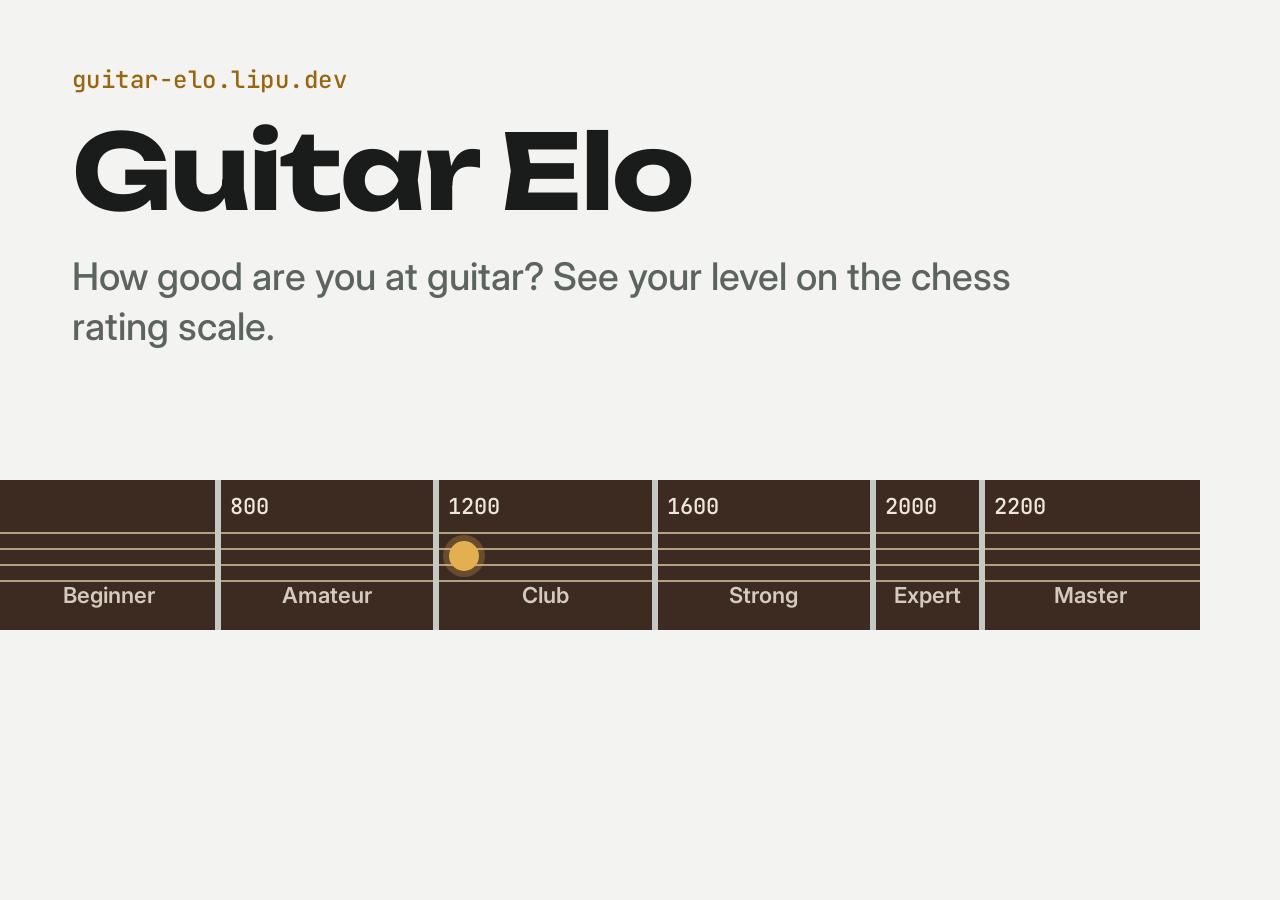
<file: og/og.html>
<!doctype html>
<!-- Social preview card, 1200×630. Rendered to site/og-en.png and site/og-ru.png by og/render.py; ?lang=ru for Russian. -->
<html>
<head>
<meta charset="utf-8">
<link rel="stylesheet" href="https://fonts.googleapis.com/css2?family=Inter:wght@400;500;600&family=JetBrains+Mono:wght@500&family=Unbounded:wght@700&display=block">
<style>
  :root { --bg:#F3F4F1; --ink:#191C1A; --muted:#5C645F; --accent:#9A6510; --board:#3D2B22; --fret:#C7CAC4; --string:#D9C9A3; --inlay:#EFE8D8; }
  * { margin:0; box-sizing:border-box; }
  html, body { width:1200px; height:630px; background:var(--bg); color:var(--ink); overflow:hidden; }
  body { font-family:'Inter',sans-serif; padding:64px 72px 0; position:relative; }
  .site { font:500 24px 'JetBrains Mono',monospace; color:var(--accent); letter-spacing:.02em; }
  h1 { font:700 104px/1.05 'Unbounded',sans-serif; letter-spacing:-.02em; margin-top:22px; }
  p { font:500 38px/1.3 'Inter',sans-serif; color:var(--muted); margin-top:26px; max-width:1000px; }
  .neck { position:absolute; left:0; right:0; bottom:0; height:150px; background:var(--board); }
  .str { position:absolute; left:0; right:0; height:2px; background:var(--string); opacity:.75; }
  .fret { position:absolute; top:0; bottom:0; width:6px; background:var(--fret); }
  .lab { position:absolute; top:12px; font:500 22px 'JetBrains Mono',monospace; color:var(--inlay); white-space:nowrap; }
  .band { position:absolute; bottom:22px; font:600 22px 'Inter',sans-serif; color:var(--inlay); opacity:.85; transform:translateX(-50%); white-space:nowrap; }
  .dot { position:absolute; width:30px; height:30px; border-radius:50%; background:#E2B050; top:61px; transform:translateX(-50%); box-shadow:0 0 0 6px rgba(226,176,80,.25); }
</style>
</head>
<body>
  <div class="site">guitar-elo.lipu.dev</div>
  <h1 id="t"></h1>
  <p id="d"></p>
  <div class="neck" id="neck"></div>
<script>
  const ru = new URLSearchParams(location.search).get('lang') === 'ru';
  const L = ru
    ? { t: 'Гитарный Elo', d: 'Насколько хорошо ты играешь на гитаре? Узнай свой уровень по шахматной шкале.', b: ['Новичок', 'Любитель', 'Клубный', 'Сильный', 'КМС', 'Мастер'] }
    : { t: 'Guitar Elo', d: 'How good are you at guitar? See your level on the chess rating scale.', b: ['Beginner', 'Amateur', 'Club', 'Strong', 'Expert', 'Master'] };
  document.getElementById('t').textContent = L.t;
  document.getElementById('d').textContent = L.d;
  // Frets at the band limits 800…2200 on a 400…2600 axis; labels between them; a dot near the calibration point (1250).
  const neck = document.getElementById('neck'), x = e => (e - 400) / 2200 * 1200;
  for (const y of [52, 68, 84, 100]) neck.insertAdjacentHTML('beforeend', `<div class="str" style="top:${y}px"></div>`);
  const lim = [800, 1200, 1600, 2000, 2200];
  for (const e of lim) neck.insertAdjacentHTML('beforeend', `<div class="fret" style="left:${x(e) - 3}px"></div><div class="lab" style="left:${x(e) + 12}px">${e}</div>`);
  const mids = [600, 1000, 1400, 1800, 2100, 2400];
  mids.forEach((e, i) => neck.insertAdjacentHTML('beforeend', `<div class="band" style="left:${x(e)}px">${L.b[i]}</div>`));
  neck.insertAdjacentHTML('beforeend', `<div class="dot" style="left:${x(1250)}px"></div>`);
</script>
</body>
</html>
</file>
<file: site/app.css>
/* Layout: questionnaire column + sticky scorecard whose rating sits on a fretboard strip; on phones the scorecard leads and a slim bottom bar keeps the number in view. */
:root{
  --bg:#F3F4F1; --surface:#FFFFFF; --ink:#191C1A; --muted:#5C645F; --line:#D9DDD8;
  --accent:#8E5D0F; --accent-soft:#F5E9D2; --on-accent:#FFFFFF;
  --board:#3D2B22; --fret:#C7CAC4; --string:#D9C9A3; --inlay:#EFE8D8; --pin-hours:#9FD3B4;
  --good:#2E7448; --warn:#A5461E;
  --c-curve:#8E5D0F; --c-data:#2a78d6; --c-exp:#d55181;
  --f-display:'Unbounded','Inter',system-ui,sans-serif;
  --f-body:'Inter',system-ui,-apple-system,'Segoe UI',Roboto,sans-serif;
  --f-mono:'JetBrains Mono',ui-monospace,SFMono-Regular,Menlo,Consolas,monospace;
}
@media (prefers-color-scheme: dark){
  :root:not([data-theme="light"]){
    --bg:#111413; --surface:#1A1E1C; --ink:#E8EBE7; --muted:#9BA39E; --line:#2D3330;
    --accent:#E2B050; --accent-soft:#3A2F19; --on-accent:#1A1408;
    --board:#2B1E18; --fret:#8F938D; --string:#B8A57C; --inlay:#D2CAB8; --pin-hours:#7CC79C;
    --good:#6DC28C; --warn:#E89068; color-scheme:dark;
    --c-curve:#c98500; --c-data:#3987e5; --c-exp:#d55181;
  }
}
:root[data-theme="dark"]{
  --bg:#111413; --surface:#1A1E1C; --ink:#E8EBE7; --muted:#9BA39E; --line:#2D3330;
  --accent:#E2B050; --accent-soft:#3A2F19; --on-accent:#1A1408;
  --board:#2B1E18; --fret:#8F938D; --string:#B8A57C; --inlay:#D2CAB8; --pin-hours:#7CC79C;
  --good:#6DC28C; --warn:#E89068; color-scheme:dark;
  --c-curve:#c98500; --c-data:#3987e5; --c-exp:#d55181;
}
*{box-sizing:border-box}
body{background:var(--bg);color:var(--ink);font-family:var(--f-body);font-size:15px;line-height:1.5}
.wrap{max-width:1180px;margin:0 auto;padding-block:36px 56px;padding-left:max(16px,env(safe-area-inset-left,0px));padding-right:max(16px,env(safe-area-inset-right,0px))}
header.top{display:grid;gap:10px;max-width:68ch;margin-bottom:28px}
h1{font-family:var(--f-display);font-weight:700;font-size:clamp(28px,4.4vw,40px);line-height:1.1;letter-spacing:-0.01em;margin:0;text-wrap:balance}
.lede{margin:0;color:var(--muted);font-size:16px}
.langs{display:flex;gap:14px;font-size:13.5px;color:var(--muted)}
.langs a{color:var(--muted);text-underline-offset:3px}
.langs a:hover{color:var(--accent)}
.langs b{font-weight:600;color:var(--ink)}
.langhint{display:flex;flex-wrap:wrap;align-items:center;gap:6px 12px;margin:0 0 20px;padding:10px 14px;border:1px solid var(--line);border-radius:10px;background:var(--surface);font-size:14px}
.langhint a{color:var(--accent)}
.langhint button{margin-left:auto;font:14px var(--f-body);color:var(--muted);background:none;border:0;padding:2px 6px;cursor:pointer}
.langhint button:focus-visible{outline:2px solid var(--accent);outline-offset:1px}
.example{display:flex;flex-wrap:wrap;align-items:center;gap:10px 16px;margin:0 0 24px;padding:12px 16px;border:1px solid var(--accent);border-radius:10px;background:var(--accent-soft)}
.example p{margin:0;flex:1 1 320px;min-width:0}
.layout{display:grid;grid-template-columns:minmax(0,1fr) 384px;gap:32px;align-items:start}
.quiz{display:grid;gap:32px;min-width:0}
.group{display:grid;gap:12px;min-width:0}
.group h2{font-family:var(--f-display);font-weight:500;font-size:15px;letter-spacing:.04em;text-transform:uppercase;color:var(--muted);margin:0 0 2px}
fieldset.q{border:1px solid var(--line);background:var(--surface);border-radius:12px;padding:16px 18px 18px;margin:0;min-width:0}
fieldset.q legend{float:left;width:100%;padding:0;margin:0 0 12px;display:flex;gap:10px;align-items:baseline}
.qn{font-family:var(--f-mono);font-size:12px;color:var(--muted);flex:none}
.qt{font-weight:600;font-size:16px;flex:1 1 auto;min-width:0;text-wrap:balance}
.qelo{font-family:var(--f-mono);font-size:12px;color:var(--accent);white-space:nowrap;flex:none}
.qelo.off{color:var(--muted)}
.hint{clear:both;margin:-6px 0 8px;color:var(--muted);font-size:13.5px}
.hint details{display:inline}
.hint summary{display:inline;cursor:pointer;color:var(--accent);text-decoration:underline;text-underline-offset:3px}
.hint details[open] summary{margin-right:4px}
.val{display:block;clear:both;min-height:2.8em;margin:0 0 2px;font-weight:500;font-size:15px;line-height:1.4}
.q.unset .val{color:var(--muted);font-style:italic;font-weight:400}
.rail{position:relative;height:32px}
.rail::before{content:"";position:absolute;left:11px;right:11px;top:50%;height:4px;margin-top:-2px;border-radius:2px;background:var(--line)}
.rail i{position:absolute;top:50%;width:2px;height:10px;margin:-5px 0 0 -1px;border-radius:1px;background:var(--muted);opacity:.45;pointer-events:none}
.rail input{-webkit-appearance:none;appearance:none;position:relative;z-index:1;display:block;width:100%;height:32px;margin:0;background:transparent;cursor:pointer;touch-action:pan-y;--f:0}
.rail input::-webkit-slider-runnable-track{height:4px;border-radius:2px;background:linear-gradient(to right,var(--accent) calc(11px + (100% - 22px) * var(--f)),transparent 0)}
.rail input::-moz-range-track{height:4px;border-radius:2px;background:linear-gradient(to right,var(--accent) calc(11px + (100% - 22px) * var(--f)),transparent 0)}
.rail input::-webkit-slider-thumb{-webkit-appearance:none;appearance:none;width:22px;height:22px;margin-top:-9px;border-radius:50%;background:var(--accent);border:3px solid var(--surface);box-shadow:0 0 0 1.5px var(--accent)}
.rail input::-moz-range-thumb{width:16px;height:16px;border-radius:50%;background:var(--accent);border:3px solid var(--surface);box-shadow:0 0 0 1.5px var(--accent)}
.q.unset .rail input::-webkit-slider-runnable-track{background:transparent}
.q.unset .rail input::-moz-range-track{background:transparent}
.q.unset .rail input::-webkit-slider-thumb{background:var(--surface);box-shadow:0 0 0 1.5px var(--muted)}
.q.unset .rail input::-moz-range-thumb{background:var(--surface);box-shadow:0 0 0 1.5px var(--muted)}
.rail input:focus-visible{outline:2px solid var(--accent);outline-offset:2px;border-radius:6px}
.qfoot{display:flex;justify-content:flex-end;min-height:22px}
.clear{font:13px var(--f-body);color:var(--muted);background:none;border:0;padding:2px 0;cursor:pointer;text-decoration:underline;text-underline-offset:3px}
.clear:hover{color:var(--accent)}
.clear:focus-visible{outline:2px solid var(--accent);outline-offset:2px}
.q.unset .clear{visibility:hidden}
.tool{clear:both;display:flex;flex-wrap:wrap;align-items:center;gap:8px 10px;margin:0 0 12px;font-size:13.5px;color:var(--muted)}
.tool .btn{padding:7px 12px;font-size:13.5px}
.tool.on .tgo{background:var(--accent);border-color:var(--accent);color:var(--on-accent)}
.tclock{font:500 20px var(--f-mono);color:var(--ink);font-variant-numeric:tabular-nums}
.tclock:empty{display:none}
.seg{display:inline-flex;border:1px solid var(--line);border-radius:8px;overflow:hidden}
.segb{font:500 13px var(--f-mono);min-width:2.6em;padding:8px 6px;border:0;border-left:1px solid var(--line);background:var(--surface);color:var(--ink);cursor:pointer}
.segb:first-child{border-left:0}
.segb[aria-pressed="true"]{background:var(--accent-soft);color:var(--accent)}
.segb:focus-visible,.tbpm:focus-visible{outline:2px solid var(--accent);outline-offset:1px}
.tbpm{font:500 13px var(--f-mono);margin-left:4px;padding:6px 4px;border:1px solid var(--line);border-radius:8px;background:var(--surface);color:var(--ink)}
.tout{flex-basis:100%;scroll-margin:16px 0 88px}
.tout:empty{display:none}
.qz{flex-basis:100%;display:grid;gap:10px}
.qz[hidden]{display:none}
.qzq{display:flex;justify-content:space-between;align-items:baseline;gap:10px}
.qzpos{font:600 18px var(--f-body);color:var(--ink)}
.qzn{font:13px var(--f-mono)}
.notes{display:grid;grid-template-columns:repeat(6,minmax(0,1fr));gap:6px}
@media (max-width:560px){.notes{grid-template-columns:repeat(4,minmax(0,1fr))}}
.chords{display:grid;grid-template-columns:repeat(auto-fit,minmax(68px,1fr));gap:6px}
.tre,.tnext{white-space:nowrap}
.nb{font:500 14px var(--f-body);min-height:46px;padding:4px 2px;border:1px solid var(--line);border-radius:8px;background:var(--surface);color:var(--ink);cursor:pointer;display:flex;flex-direction:column;align-items:center;justify-content:center;line-height:1.15;touch-action:manipulation}
.nb small{font-size:11.5px;color:var(--muted)}
.nb:active{background:var(--accent-soft)}
.nb:focus-visible,.tset:focus-visible{outline:2px solid var(--accent);outline-offset:1px}
.tset{margin-left:6px;font:500 13px var(--f-body);padding:5px 10px;border-radius:8px;border:1px solid var(--accent);background:var(--accent-soft);color:var(--accent);cursor:pointer}
.tset:disabled{cursor:default;opacity:.8}
.tap{font:600 16px var(--f-body);min-height:96px;width:100%;border:1px solid var(--line);border-radius:10px;background:var(--surface);color:var(--ink);cursor:pointer;touch-action:none;user-select:none;-webkit-user-select:none;-webkit-touch-callout:none}
.tap:active,.tap.hit{background:var(--accent-soft)}
.tapn{display:block;margin-top:4px;font:13px var(--f-mono);color:var(--muted)}
.tapn:empty{display:none}
.tprog{height:4px;border-radius:2px;background:var(--line);overflow:hidden}
.tprog i{display:block;height:100%;background:var(--accent);transform-origin:left;transform:scaleX(0)}
@keyframes tprog{to{transform:scaleX(1)}}
.tap:focus-visible{outline:2px solid var(--accent);outline-offset:1px}

.score{position:sticky;top:calc(env(safe-area-inset-top,0px) + 16px);max-height:calc(100dvh - 32px);overflow:auto;background:var(--surface);border:1px solid var(--line);border-radius:14px;padding:20px;display:grid;gap:20px;min-width:0}
.eyebrow{font-size:12px;letter-spacing:.08em;text-transform:uppercase;color:var(--muted);margin:0}
.headline{display:grid;gap:6px}
.numrow{display:flex;align-items:baseline;gap:10px;flex-wrap:wrap}
.big{font-family:var(--f-display);font-weight:700;font-size:64px;line-height:1;letter-spacing:-0.03em;font-variant-numeric:tabular-nums}
.pm{font-family:var(--f-mono);font-size:16px;color:var(--muted)}
.band{font-family:var(--f-display);font-weight:500;font-size:17px;color:var(--accent);margin:0}
.bandtext{margin:0;color:var(--muted)}
.equiv{margin:0;font-size:13.5px;color:var(--muted)}
.equiv b{font-family:var(--f-mono);font-weight:500;color:var(--ink)}

.boardwrap{display:grid;gap:6px}
.board{position:relative;height:50px;border-radius:3px;background:var(--board);overflow:hidden}
.board .str{position:absolute;left:0;right:0;background:var(--string);opacity:.85}
.board .fret{position:absolute;top:0;bottom:0;width:3px;margin-left:-1.5px;background:var(--fret)}
.board .inlay{position:absolute;top:50%;width:8px;height:8px;margin:-4px 0 0 -4px;border-radius:50%;background:var(--inlay);opacity:.9}
.board .pin{position:absolute;top:0;bottom:0;width:0;transition:left .25s ease}
.board .pin::before{content:"";position:absolute;top:0;bottom:0;left:-2px;width:4px;border-radius:2px}
.board .pin::after{content:"";position:absolute;top:50%;left:-8px;width:16px;height:16px;margin-top:-8px;border-radius:50%}
.pin.skill::before{background:var(--accent)}
.pin.skill::after{background:var(--accent);box-shadow:0 0 0 2px var(--board)}
.pin.hours::before{background:repeating-linear-gradient(to bottom,var(--pin-hours) 0 5px,transparent 5px 9px)}
.pin.hours::after{background:transparent;border:2.5px solid var(--pin-hours)}
.ticks{position:relative;height:16px;font-family:var(--f-mono);font-size:10.5px;color:var(--muted)}
.ticks span{position:absolute;top:0;transform:translateX(-50%)}
.ticks span:first-child{transform:none}
.ticks span:last-child{transform:translateX(-100%)}
.legend{display:flex;flex-wrap:wrap;gap:4px 16px;font-size:12.5px;color:var(--muted)}
.legend i{display:inline-block;width:10px;height:10px;border-radius:50%;margin-right:6px;vertical-align:-1px}
.legend .k-skill{background:var(--accent)}
.legend .k-hours{border:2px solid var(--pin-hours)}

.block{display:grid;gap:10px;padding-top:16px;border-top:1px solid var(--line)}
.block h3{margin:0;font-size:13px;font-weight:600;letter-spacing:.06em;text-transform:uppercase;color:var(--muted)}
.cats{display:grid;gap:8px}
.cat{display:grid;grid-template-columns:8.6em minmax(0,1fr) 3.2em;gap:10px;align-items:center;font-size:14px}
.cat .bar{height:6px;border-radius:3px;background:var(--line);overflow:hidden}
.cat .bar i{display:block;height:100%;background:var(--accent);border-radius:3px;transition:width .25s ease}
.cat .v{font-family:var(--f-mono);font-size:13px;text-align:right;font-variant-numeric:tabular-nums}
.cat.weak .name{color:var(--warn);font-weight:600}
.cat.weak .bar i{background:var(--warn)}
.weaknote{margin:0;font-size:13.5px;color:var(--muted)}
.weaknote b{color:var(--warn)}

.practice{display:flex;flex-wrap:wrap;align-items:center;gap:6px 8px;font-size:14px}
.practice input,.cal input{width:4.4em;padding:6px 8px;font:500 14px var(--f-mono);color:var(--ink);background:var(--bg);border:1px solid var(--line);border-radius:6px}
.practice input:focus-visible,.cal input:focus-visible{outline:2px solid var(--accent);outline-offset:1px}
.compare{margin:0;font-size:14px}
.compare b{font-family:var(--f-mono);font-weight:500}
.verdict{margin:0;font-size:14px;color:var(--muted)}
.verdict.up{color:var(--good)}
.verdict.down{color:var(--warn)}

.actions{display:flex;flex-wrap:wrap;gap:8px;align-items:center}
.btn{font:500 14px var(--f-body);padding:9px 14px;border-radius:8px;border:1px solid var(--line);background:var(--surface);color:var(--ink);cursor:pointer}
.btn:hover{border-color:var(--muted)}
.btn:focus-visible{outline:2px solid var(--accent);outline-offset:2px}
.btn.primary{background:var(--accent);border-color:var(--accent);color:var(--on-accent)}
.status{font-size:13px;color:var(--good)}
.copybox{width:100%;min-height:96px;font:13px var(--f-mono);color:var(--ink);background:var(--bg);border:1px solid var(--line);border-radius:6px;padding:8px}

.method{margin-top:56px;padding-top:28px;border-top:1px solid var(--line);display:grid;gap:16px;max-width:78ch}
.method h2{font-family:var(--f-display);font-weight:500;font-size:22px;margin:0}
.method p,.method ol{margin:0}
.method ol{padding-left:1.3em;display:grid;gap:6px}
.calnote{color:var(--muted);font-size:13.5px}
.cal{display:flex;flex-wrap:wrap;align-items:center;gap:6px 10px;padding:12px 14px;background:var(--surface);border:1px solid var(--line);border-radius:10px}
.chart{margin:0;display:grid;gap:10px;min-width:0}
.clegend{display:flex;flex-wrap:wrap;gap:6px 18px;font-size:13px;color:var(--muted)}
.clegend span{display:inline-flex;align-items:center;gap:8px}
.key{flex:none;width:18px;height:10px;position:relative}
.key::before{content:'';position:absolute;left:0;right:0;top:4px;border-top:2px solid var(--k)}
.key.dot::before{left:4px;right:auto;top:0;width:10px;height:10px;border:0;border-radius:50%;background:var(--k)}
.key.band{background:color-mix(in srgb,var(--k) 14%,transparent)}
.key.ring::before{left:4px;right:auto;top:0;width:6px;height:6px;border:2px solid var(--k);border-radius:50%}
.cplot{position:relative;border:1px solid var(--line);border-radius:10px;background:var(--surface);min-width:0}
.cplot svg{display:block;width:100%;touch-action:pan-y;font-family:var(--f-body)}
.cplot .tick{font:11px var(--f-mono);fill:var(--muted)}
.cplot .grid{stroke:var(--line);stroke-width:1}
.cplot .ttl{font-size:11.5px;fill:var(--muted)}
.cplot .pt:focus{outline:none}
.cplot .pt:focus-visible circle:last-child{stroke:var(--ink)}
.ctip{position:absolute;z-index:2;pointer-events:none;max-width:250px;padding:7px 10px;border:1px solid var(--line);border-radius:8px;background:var(--surface);box-shadow:0 4px 14px rgba(0,0,0,.12);font-size:12.5px;line-height:1.35;color:var(--muted)}
.ctip b{color:var(--ink);font-size:14px}
.ctip[hidden]{display:none}
.method ul{margin:0;padding-left:1.3em;display:grid;gap:6px}
/* the reading pages (How it is scored, Scale and comparisons) and the links to them */
.method.page{margin-top:0;padding-top:0;border-top:0}
.crumb{margin:0;font-size:14px}
.crumb a,.scorelink a{color:var(--muted);text-underline-offset:3px}
.crumb a:hover,.scorelink a:hover{color:var(--accent)}
.method .more a{color:var(--accent);font-weight:500}
.scorelink{margin:0;font-size:13.5px}
.tablewrap{overflow-x:auto;border:1px solid var(--line);border-radius:10px;background:var(--surface)}
table{border-collapse:collapse;width:100%;min-width:520px;font-size:14px}
th,td{text-align:left;padding:9px 12px;border-bottom:1px solid var(--line);vertical-align:top}
tr:last-child td{border-bottom:none}
th{font-size:12px;font-weight:600;letter-spacing:.05em;text-transform:uppercase;color:var(--muted)}
td.n{font-family:var(--f-mono);white-space:nowrap;font-variant-numeric:tabular-nums}
table.refs{min-width:0}
table.refs td:first-child{width:100%}
table.refs td.n,table.refs th:not(:first-child){text-align:right}
.refnote{display:block;margin-top:2px;font-size:12.5px;color:var(--muted)}
.vys{margin:0;padding-left:1.2em;font-size:14px;color:var(--muted)}
tr.calrow td{background:var(--accent-soft)}
.bands{display:grid;grid-template-columns:repeat(auto-fill,minmax(220px,1fr));gap:8px}
.bands div{padding:10px 12px;background:var(--surface);border:1px solid var(--line);border-radius:8px;font-size:13.5px;min-width:0}
.bands b{display:block;font-family:var(--f-mono);font-weight:500;font-size:12px;color:var(--accent)}
.sources{font-size:13.5px;color:var(--muted)}
.sources a{color:var(--accent)}

.bar-mobile{display:none}
@media (max-width:900px){
  .layout{grid-template-columns:minmax(0,1fr)}
  .score{position:static;max-height:none}
  .bar-mobile.show{display:flex;position:fixed;left:0;right:0;bottom:0;z-index:20;align-items:center;justify-content:space-between;gap:12px;
    padding-top:10px;padding-bottom:calc(10px + env(safe-area-inset-bottom,0px));
    padding-left:max(16px,env(safe-area-inset-left,0px));padding-right:max(16px,env(safe-area-inset-right,0px));
    background:var(--surface);border-top:1px solid var(--line);font-size:14px}
  .bar-mobile b{font-family:var(--f-display);font-size:18px}
  .wrap{padding-bottom:96px}
}
@media (max-width:420px){
  .big{font-size:54px}
  .cat{grid-template-columns:8.8em minmax(0,1fr) 3em}
}
@media (prefers-reduced-motion: reduce){
  .board .pin,.cat .bar i{transition:none}
  .tprog{display:none}
}
/* page base (the artifact viewer supplied these) */
:root{color-scheme:light;padding-top:env(safe-area-inset-top,0px);padding-bottom:env(safe-area-inset-bottom,0px)}
body{margin:0}
img{max-width:100%}
[hidden]{display:none!important}
.foot{margin-top:40px;padding-top:16px;border-top:1px solid var(--line);display:flex;flex-wrap:wrap;gap:6px 18px;font-size:13.5px;color:var(--muted)}
.foot a{color:var(--muted)}
.foot a:hover{color:var(--accent)}
/* The shared consent banner (geo.lipu.dev/consent.js) writes white on its accent button; on the light dark-theme accent that is 2:1. */
body #lipu-consent button.y{color:var(--on-accent)}
</file>
